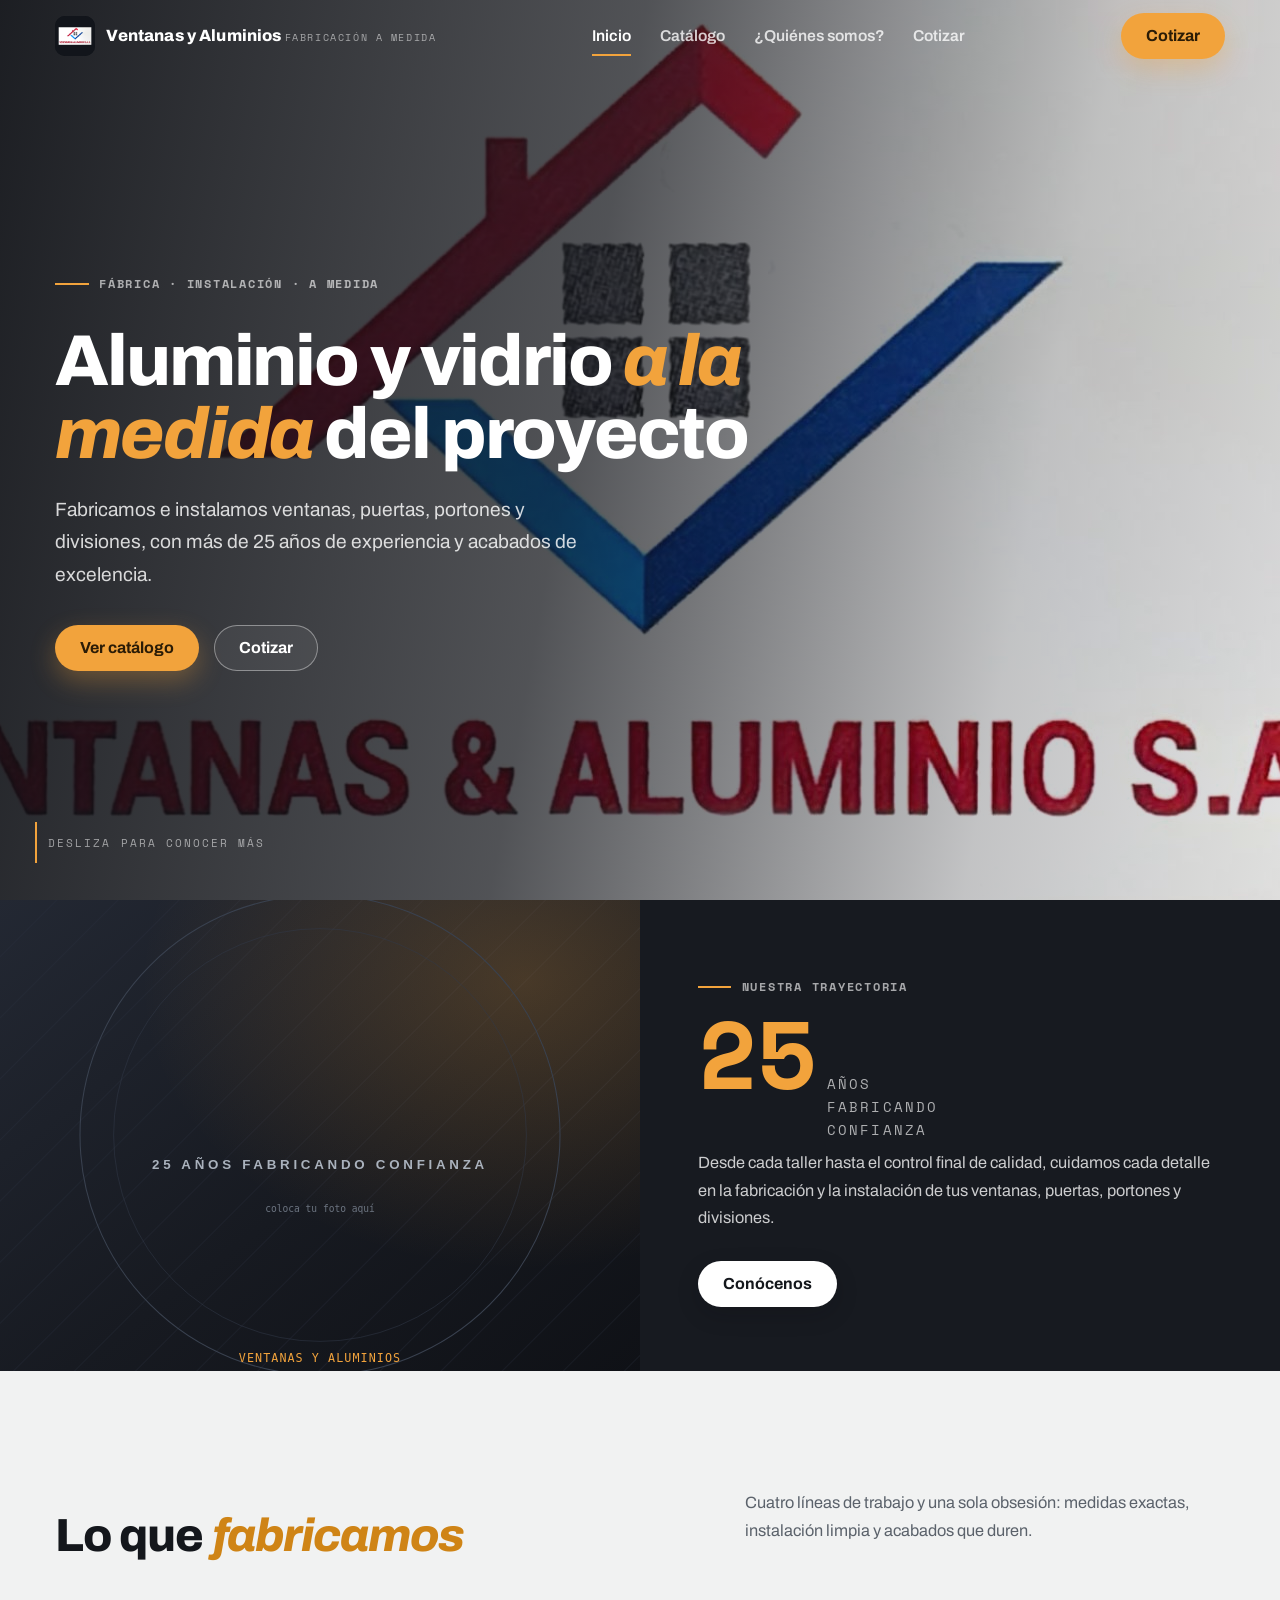
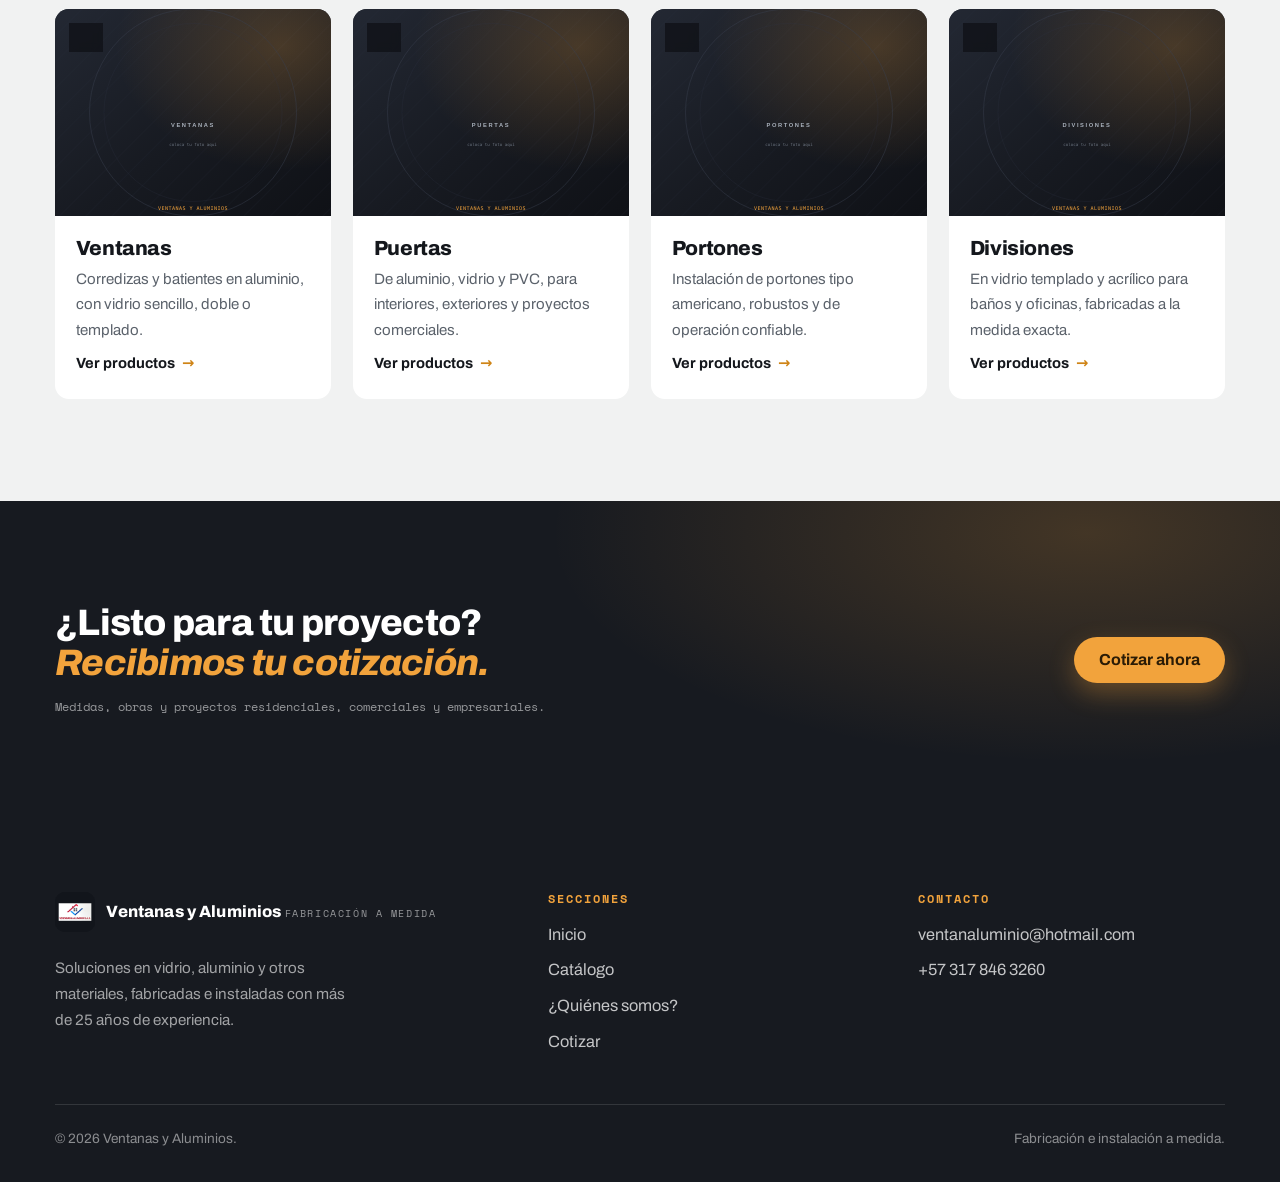
<file: index.html>
<!DOCTYPE html>
<html lang="es">
<head>
  <meta charset="UTF-8">
  <meta name="viewport" content="width=device-width, initial-scale=1.0">
  <title>Ventanas y Aluminios — Fabricación e instalación a medida</title>
  <meta name="description" content="Fabricamos e instalamos ventanas, puertas, portones y divisiones en aluminio y vidrio. Más de 25 años de experiencia.">
  <link rel="icon" type="image/png" href="img/favicon.png">
  <link rel="stylesheet" href="css/estilos.css">
</head>
<body>

  <header class="cabecera" id="cabecera">
    <div class="contenedor cabecera__interior">
      <a class="marca" href="index.html" aria-label="Ventanas y Aluminios — Inicio">
        <span class="marca__simbolo"><img class="marca__simbolo-img" src="img/favicon.png" alt=""></span>
        <span class="marca__texto">
          <span class="marca__nombre">Ventanas y Aluminios</span>
          <span class="marca__eslogan">Fabricación a medida</span>
        </span>
      </a>
      <nav class="nav" aria-label="Principal">
        <a class="nav__enlace" href="index.html">Inicio</a>
        <a class="nav__enlace" href="catalogo.html">Catálogo</a>
        <a class="nav__enlace" href="quienes-somos.html">¿Quiénes somos?</a>
        <a class="nav__enlace" href="contacto.html" data-cotizar>Cotizar</a>
      </nav>
      <div class="cabecera__acciones">
        <a class="btn btn--principal cabecera__cta" href="contacto.html" data-cotizar>Cotizar</a>
        <button class="boton-menu" type="button" aria-label="Abrir menú">
          <span class="boton-menu__linea"></span>
        </button>
      </div>
    </div>
  </header>

  <nav class="menu-movil" aria-label="Menú móvil">
    <a class="menu-movil__enlace" href="index.html"><span class="menu-movil__num">01</span>Inicio</a>
    <a class="menu-movil__enlace" href="catalogo.html"><span class="menu-movil__num">02</span>Catálogo</a>
    <a class="menu-movil__enlace" href="quienes-somos.html"><span class="menu-movil__num">03</span>¿Quiénes somos?</a>
    <a class="menu-movil__enlace" href="contacto.html" data-cotizar><span class="menu-movil__num">04</span>Cotizar</a>
    <div class="menu-movil__pie">
      <a href="mailto:ventanaluminio@hotmail.com">ventanaluminio@hotmail.com</a>
      <a href="tel:+573178463260">+57 317 846 3260</a>
    </div>
  </nav>

  <main>
    <section class="hero" id="inicio">
      <div class="hero__media">
        <img class="hero__img" data-img="inicio.hero" alt="Portada: fabricación e instalación de ventanas y aluminio" fetchpriority="high">
        <div class="hero__velo"></div>
      </div>
      <div class="contenedor">
        <div class="hero__contenido">
          <p class="etiqueta etiqueta--claro animar-entrada">Fábrica · Instalación · A medida</p>
          <h1 class="hero__titulo animar-entrada" style="animation-delay:.08s">Aluminio y vidrio <em>a la medida</em> del proyecto</h1>
          <p class="hero__bajada animar-entrada" style="animation-delay:.16s">Fabricamos e instalamos ventanas, puertas, portones y divisiones, con más de 25 años de experiencia y acabados de excelencia.</p>
          <div class="hero__ctas animar-entrada" style="animation-delay:.24s">
            <a class="btn btn--principal" href="catalogo.html">Ver catálogo</a>
            <a class="btn btn--borde-claro" href="contacto.html" data-cotizar>Cotizar</a>
          </div>
        </div>
      </div>
      <p class="hero__pista">Desliza para conocer más</p>
    </section>

    <section class="franja">
      <div class="franja__rejilla">
        <div class="franja__media reveal">
          <img class="franja__img" data-img="inicio.confianza" alt="Nuestro taller y trayectoria de 25 años">
        </div>
        <div class="franja__cuerpo reveal">
          <p class="etiqueta etiqueta--claro">Nuestra trayectoria</p>
          <div class="franja__numero">
            <b>25</b>
            <span>años fabricando confianza</span>
          </div>
          <p class="franja__texto">Desde cada taller hasta el control final de calidad, cuidamos cada detalle en la fabricación y la instalación de tus ventanas, puertas, portones y divisiones.</p>
          <div class="hero__ctas" style="margin-top:1.8rem">
            <a class="btn btn--claro" href="quienes-somos.html">Conócenos</a>
          </div>
        </div>
      </div>
    </section>

    <section class="espacio-seccion">
      <div class="contenedor">
        <div class="seccion-titulo reveal">
          <h2>Lo que <em>fabricamos</em></h2>
          <div class="seccion-titulo__info">
            <p>Cuatro líneas de trabajo y una sola obsesión: medidas exactas, instalación limpia y acabados que duren.</p>
          </div>
        </div>

        <div class="rejilla-servicios">
          <article class="tarjeta-servicio reveal">
            <a class="tarjeta-servicio__media" href="catalogo.html#ventanas">
              <img class="tarjeta-servicio__img" data-img="inicio.tarjetas.ventanas" alt="Ventanas de aluminio y vidrio" loading="lazy">
              <span class="tarjeta-servicio__num">01</span>
            </a>
            <div class="tarjeta-servicio__cuerpo">
              <h3>Ventanas</h3>
              <p>Corredizas y batientes en aluminio, con vidrio sencillo, doble o templado.</p>
              <a class="tarjeta-servicio__link" href="catalogo.html#ventanas">
                Ver productos <span class="flecha-cta">→</span>
              </a>
            </div>
          </article>

          <article class="tarjeta-servicio reveal">
            <a class="tarjeta-servicio__media" href="catalogo.html#puertas">
              <img class="tarjeta-servicio__img" data-img="inicio.tarjetas.puertas" alt="Puertas de aluminio, vidrio y PVC" loading="lazy">
              <span class="tarjeta-servicio__num">02</span>
            </a>
            <div class="tarjeta-servicio__cuerpo">
              <h3>Puertas</h3>
              <p>De aluminio, vidrio y PVC, para interiores, exteriores y proyectos comerciales.</p>
              <a class="tarjeta-servicio__link" href="catalogo.html#puertas">
                Ver productos <span class="flecha-cta">→</span>
              </a>
            </div>
          </article>

          <article class="tarjeta-servicio reveal">
            <a class="tarjeta-servicio__media" href="catalogo.html#portones">
              <img class="tarjeta-servicio__img" data-img="inicio.tarjetas.portones" alt="Portones de instalación tipo americano" loading="lazy">
              <span class="tarjeta-servicio__num">03</span>
            </a>
            <div class="tarjeta-servicio__cuerpo">
              <h3>Portones</h3>
              <p>Instalación de portones tipo americano, robustos y de operación confiable.</p>
              <a class="tarjeta-servicio__link" href="catalogo.html#portones">
                Ver productos <span class="flecha-cta">→</span>
              </a>
            </div>
          </article>

          <article class="tarjeta-servicio reveal">
            <a class="tarjeta-servicio__media" href="catalogo.html#divisiones">
              <img class="tarjeta-servicio__img" data-img="inicio.tarjetas.divisiones" alt="Divisiones para baños y oficinas" loading="lazy">
              <span class="tarjeta-servicio__num">04</span>
            </a>
            <div class="tarjeta-servicio__cuerpo">
              <h3>Divisiones</h3>
              <p>En vidrio templado y acrílico para baños y oficinas, fabricadas a la medida exacta.</p>
              <a class="tarjeta-servicio__link" href="catalogo.html#divisiones">
                Ver productos <span class="flecha-cta">→</span>
              </a>
            </div>
          </article>
        </div>
      </div>
    </section>

    <section class="cta-fuerte espacio-seccion">
      <div class="contenedor cta-fuerte__rejilla">
        <div class="reveal">
          <h2>¿Listo para tu proyecto? <em>Recibimos tu cotización.</em></h2>
          <p class="cta-fuerte__nota">Medidas, obras y proyectos residenciales, comerciales y empresariales.</p>
        </div>
        <a class="btn btn--principal reveal" href="contacto.html" data-cotizar>Cotizar ahora</a>
      </div>
    </section>
  </main>

  <footer class="pie">
    <div class="contenedor">
      <div class="pie__rejilla">
        <div class="pie__marca">
          <a class="marca" href="index.html">
            <span class="marca__simbolo"><img class="marca__simbolo-img" src="img/favicon.png" alt=""></span>
            <span class="marca__texto">
              <span class="marca__nombre">Ventanas y Aluminios</span>
              <span class="marca__eslogan">Fabricación a medida</span>
            </span>
          </a>
          <p>Soluciones en vidrio, aluminio y otros materiales, fabricadas e instaladas con más de 25 años de experiencia.</p>
        </div>
        <div>
          <h4>Secciones</h4>
          <div class="pie__enlaces">
            <a href="index.html">Inicio</a>
            <a href="catalogo.html">Catálogo</a>
            <a href="quienes-somos.html">¿Quiénes somos?</a>
            <a href="contacto.html" data-cotizar>Cotizar</a>
          </div>
        </div>
        <div>
          <h4>Contacto</h4>
          <div class="pie__enlaces">
            <a href="mailto:ventanaluminio@hotmail.com">ventanaluminio@hotmail.com</a>
            <a href="tel:+573178463260">+57 317 846 3260</a>
          </div>
        </div>
      </div>
      <div class="pie__linea">
        <span>© <span id="anio"></span> Ventanas y Aluminios.</span>
        <span>Fabricación e instalación a medida.</span>
      </div>
    </div>
  </footer>

  <script src="js/datos.js?v=3"></script>
  <script src="js/sitio.js?v=3"></script>
  <script>
    document.getElementById('anio').textContent = new Date().getFullYear();
  </script>
</body>
</html>
</file>
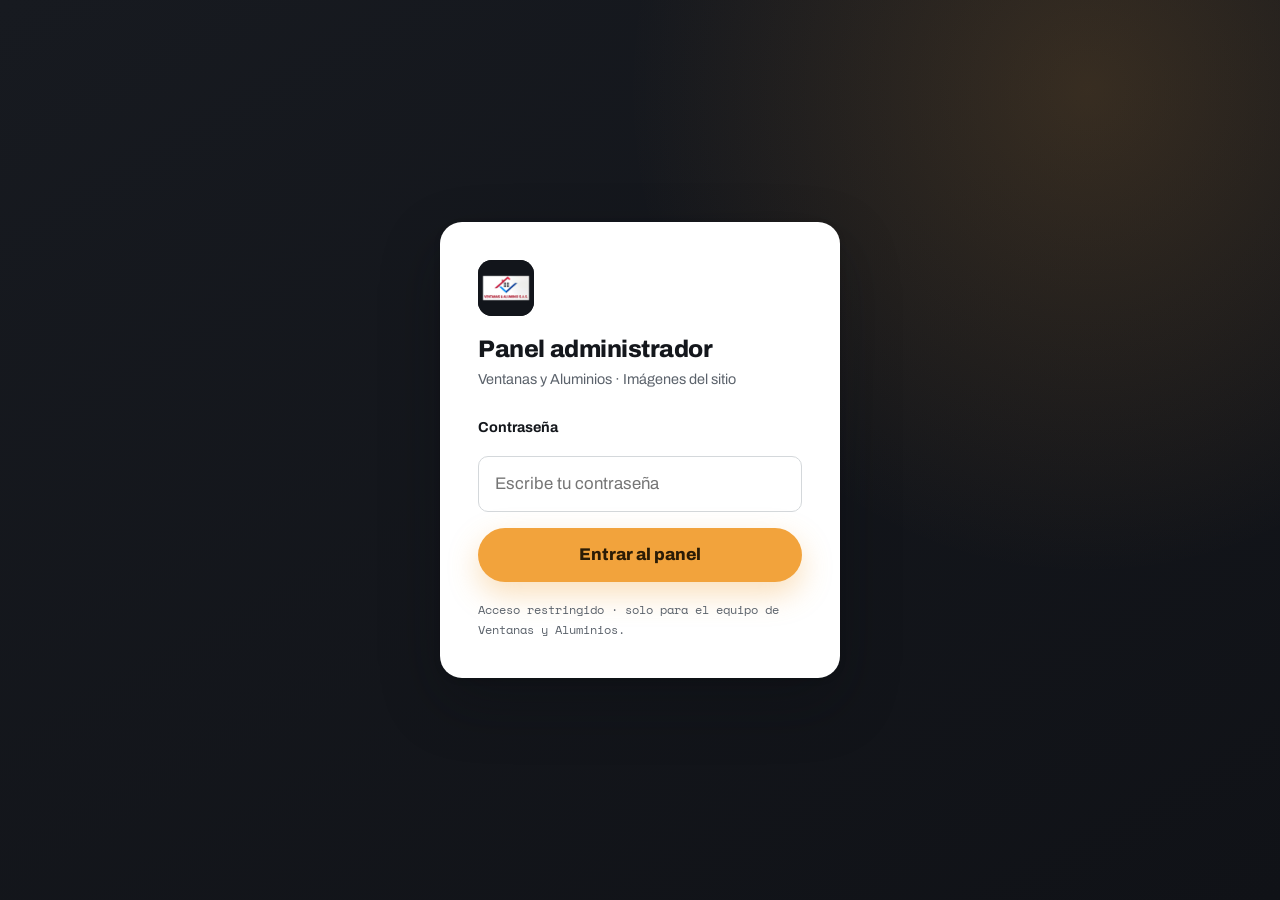
<file: admin.html>
<!DOCTYPE html>
<html lang="es">
<head>
  <meta charset="UTF-8">
  <meta name="viewport" content="width=device-width, initial-scale=1.0">
  <title>Panel administrador — Ventanas y Aluminios</title>
  <meta name="robots" content="noindex, nofollow">
  <link rel="icon" type="image/png" href="img/favicon.png">
  <link rel="stylesheet" href="css/estilos.css?v=4">
  <link rel="stylesheet" href="admin/admin.css?v=4">
</head>
<body class="panel-cuerpo">

  <!-- ============ Acceso ============ -->
  <section class="login-fondo" id="pantallaLogin">
    <div class="login-tarjeta">
      <span class="login-logo"><img class="login-logo-img" src="img/favicon.png" alt=""></span>
      <h1>Panel administrador</h1>
      <p>Ventanas y Aluminios · Imágenes del sitio</p>
      <form id="formLogin">
        <label for="clave">Contraseña</label>
        <input type="password" id="clave" autocomplete="current-password" placeholder="Escribe tu contraseña" required>
        <button class="panel-boton" type="submit">Entrar al panel</button>
      </form>
      <p class="login-error" id="loginError" role="alert" hidden></p>
      <p class="login-ayuda">Acceso restringido · solo para el equipo de Ventanas y Aluminios.</p>
    </div>
  </section>

  <!-- ============ Aplicación ============ -->
  <div class="panel" id="app" hidden>

    <aside class="panel-lateral">
      <div class="panel-lateral__marca">
        <span class="marca__simbolo"><img class="marca__simbolo-img" src="img/favicon.png" alt=""></span>
        <div>
          <b>Panel de imágenes</b>
          <small>Ventanas y Aluminios</small>
        </div>
      </div>
      <nav class="panel-nav" id="navSecciones" aria-label="Secciones del sitio">
        <button type="button" data-seccion="inicio">Inicio</button>
        <button type="button" data-seccion="catalogo">Catálogo</button>
        <button type="button" data-seccion="quienes_somos">¿Quiénes somos?</button>
        <button type="button" data-seccion="contacto">Contacto</button>
        <button type="button" data-seccion="config">Configuración</button>
      </nav>
      <div class="panel-lateral__pie">
        <button type="button" id="btnGitHub">Conectar para publicar en línea</button>
        <button type="button" id="btnImportar">Importar contenido publicado</button>
        <button type="button" id="btnClave">Cambiar contraseña</button>
        <button type="button" id="btnSalir">Salir del panel</button>
      </div>
    </aside>

    <div class="panel-principal">

      <header class="panel-cabecera">
        <div>
          <p class="panel-miga" id="miga">Sección</p>
          <h1 id="tituloSeccion">Imágenes · Inicio</h1>
        </div>
        <div class="panel-cabecera__acciones">
          <button class="btn btn--borde" type="button" id="btnDeshacer" title="Deshacer el último cambio (Ctrl+Z)">Deshacer</button>
          <button class="btn btn--borde" type="button" id="btnRehacer" title="Rehacer (Ctrl+Y)">Rehacer</button>
        </div>
      </header>

      <div class="panel-items" id="avisoBorrador"></div>

      <main class="panel-items" id="listaItems" aria-live="polite"></main>

      <div class="panel-ahora">
        <div class="panel-ahora__info" id="estadoPublicacion">Sin cambios sin publicar.</div>
        <div class="panel-ahora__botones">
          <button class="btn btn--borde" type="button" id="btnBorrador">Guardar borrador</button>
          <button class="panel-boton" type="button" id="btnPublicar">Publicar cambios</button>
        </div>
      </div>
    </div>
  </div>

  <div class="toast-contenedor" id="contenedorToast" aria-live="polite"></div>
  <div id="contenedorModal"></div>

  <input type="file" id="entradaImagenes" accept=".jpg,.jpeg,.png,.webp,image/jpeg,image/png,image/webp" multiple hidden>
  <input type="file" id="entradaImportar" webkitdirectory hidden>

  <script src="js/datos.js?v=5"></script>
  <script src="admin/seguridad.js?v=5"></script>
  <script src="admin/admin.js?v=5"></script>
</body>
</html>
</file>
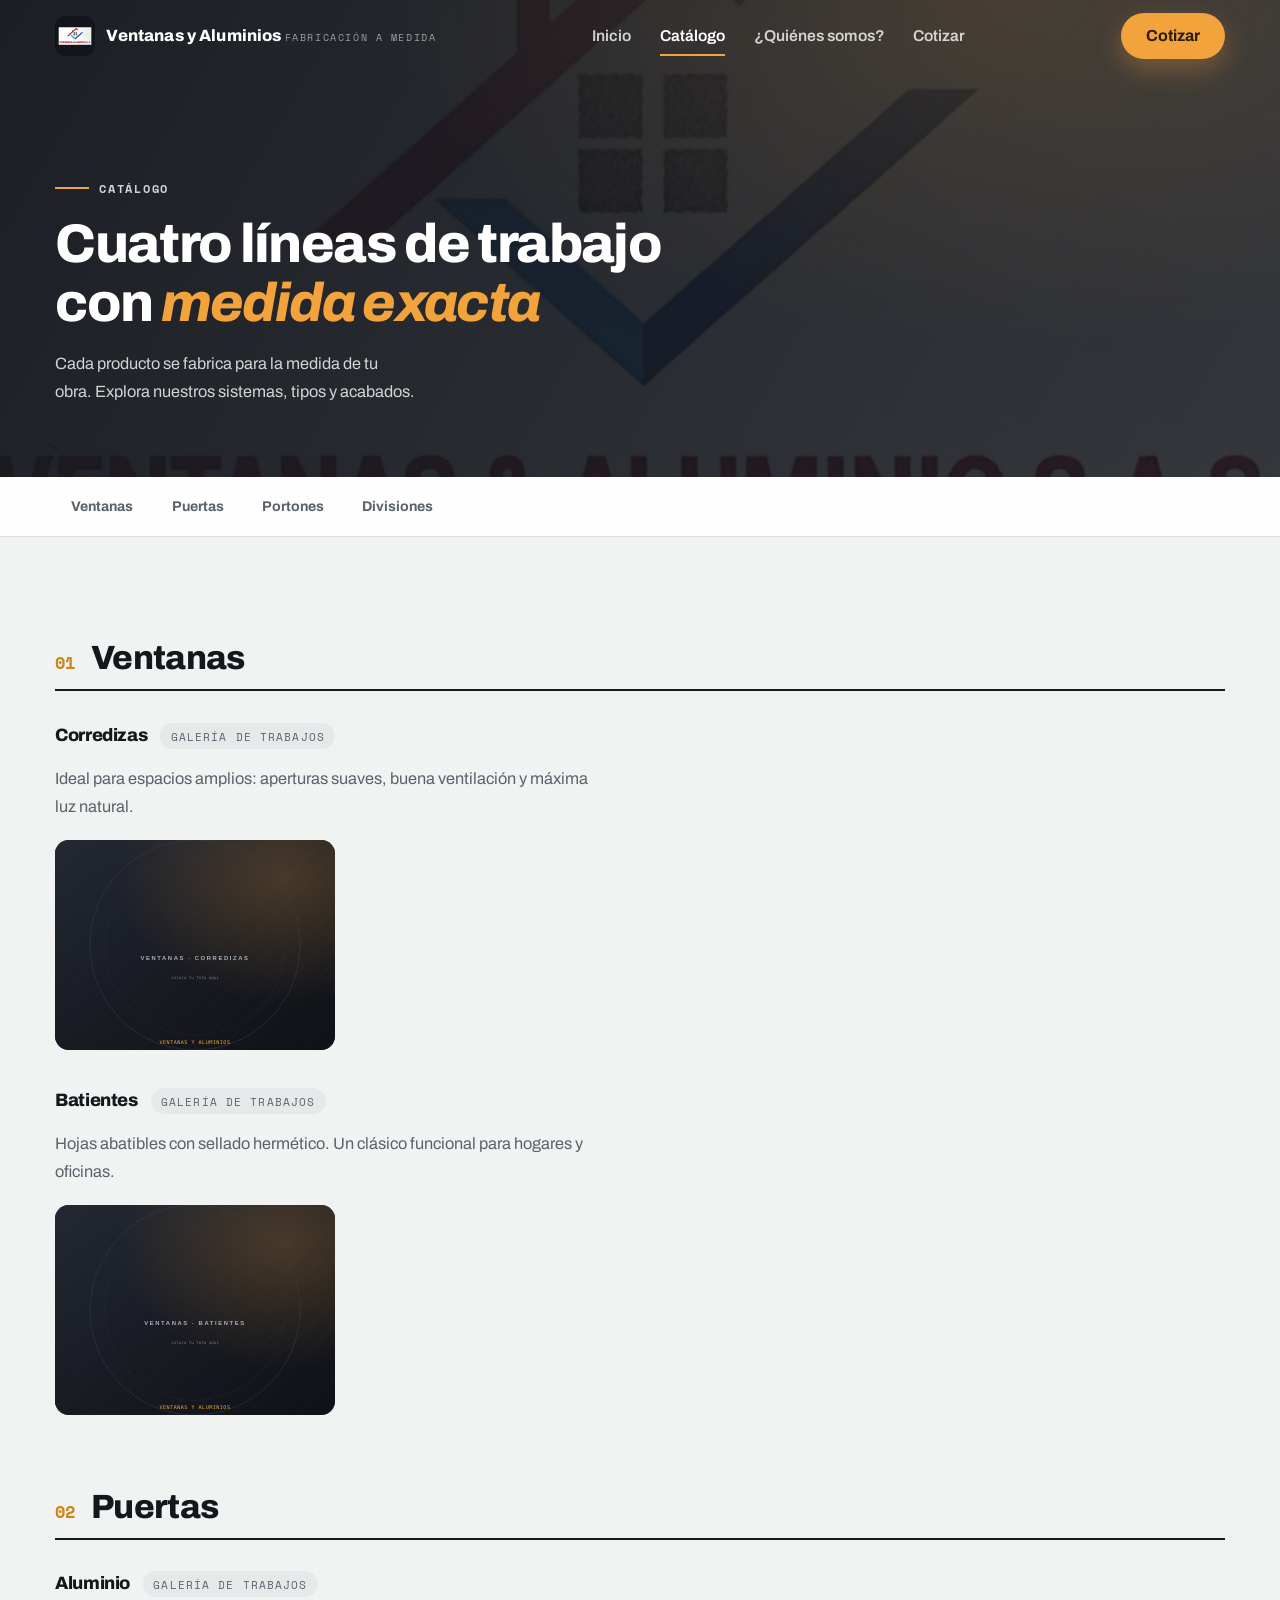
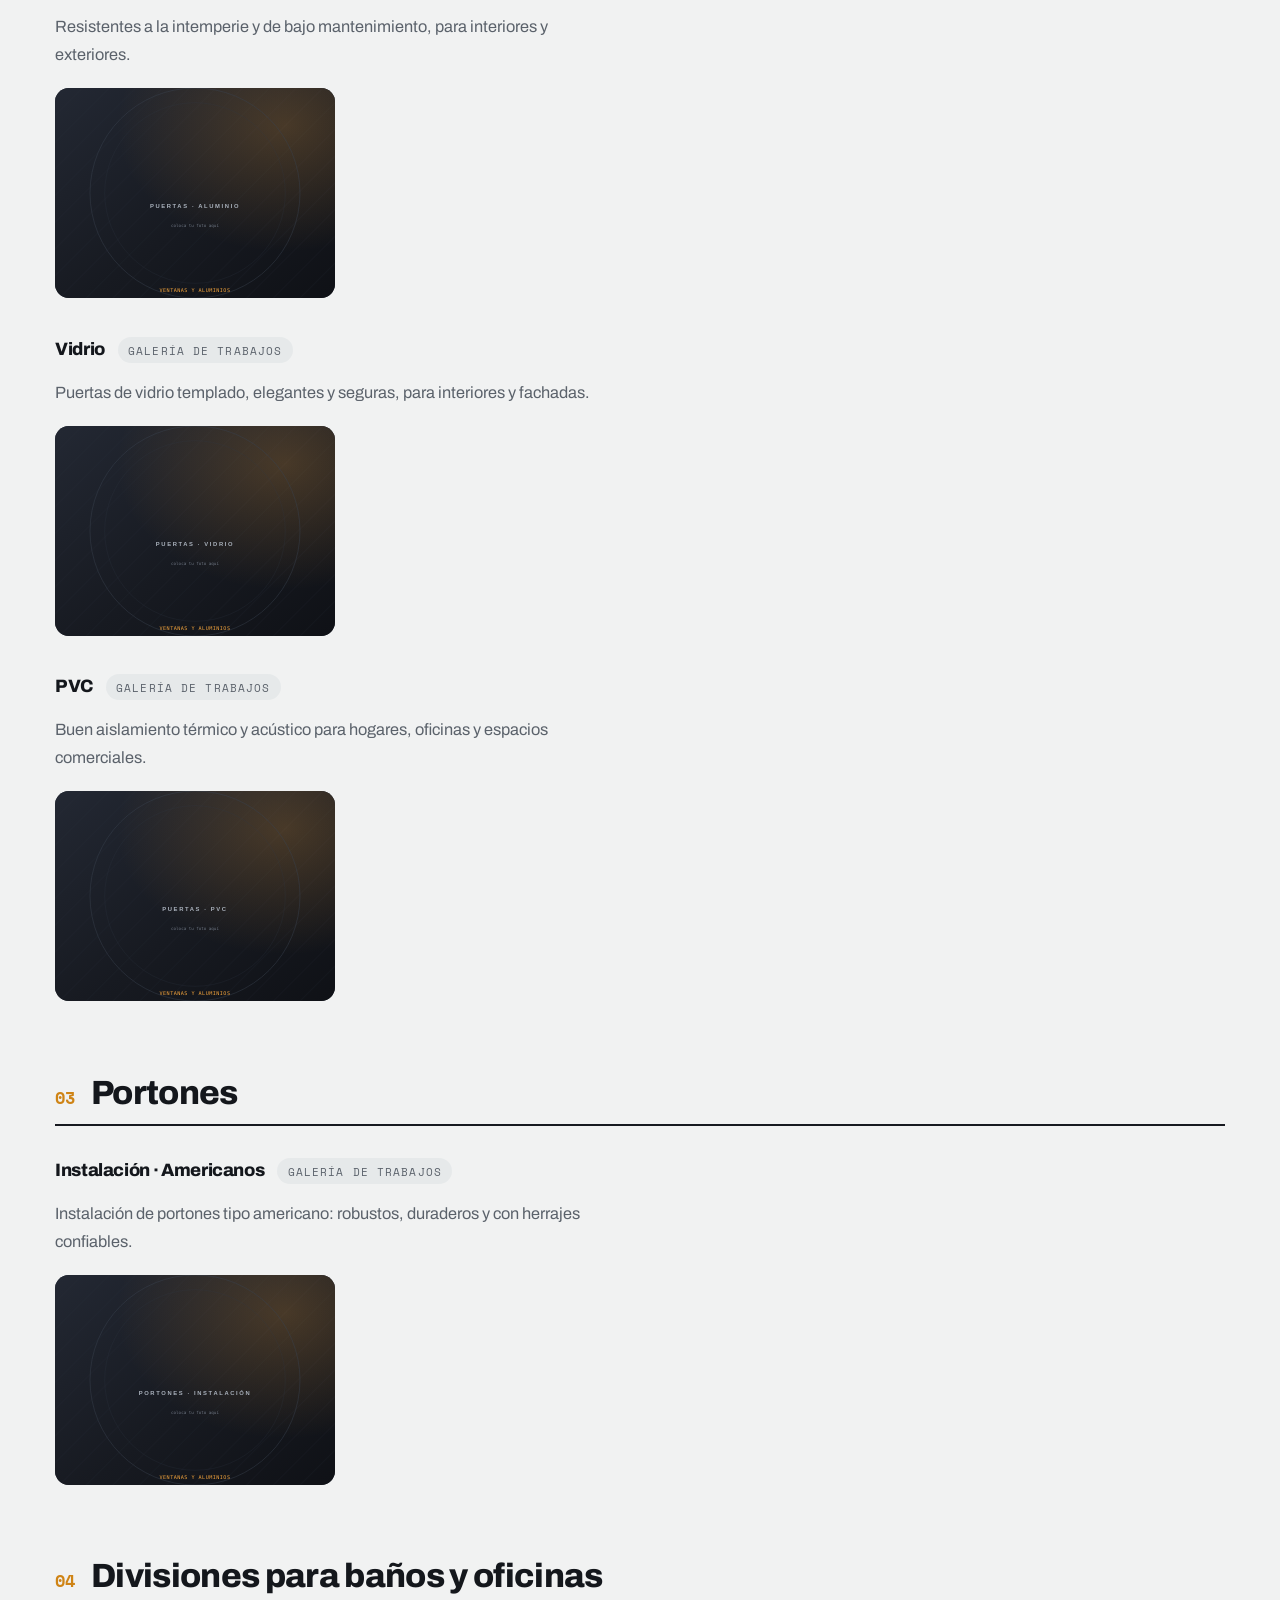
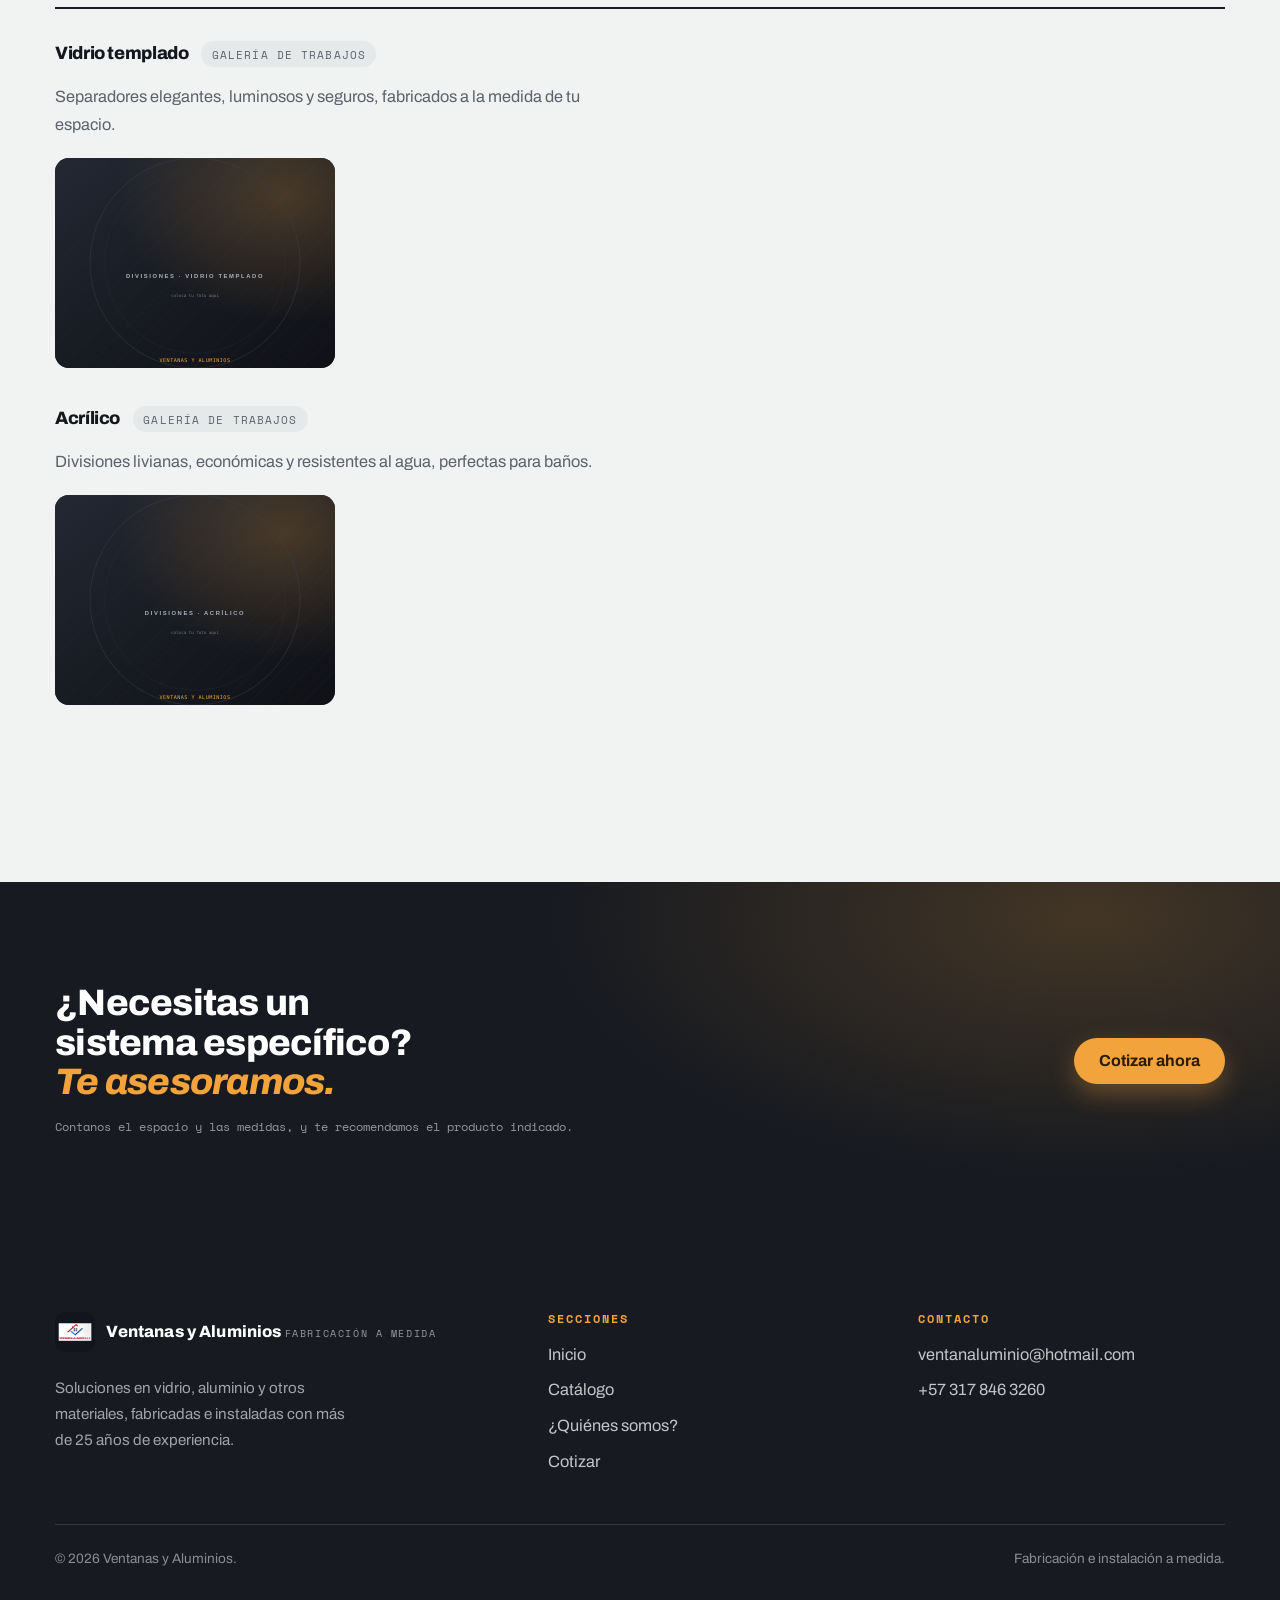
<file: catalogo.html>
<!DOCTYPE html>
<html lang="es">
<head>
  <meta charset="UTF-8">
  <meta name="viewport" content="width=device-width, initial-scale=1.0">
  <title>Catálogo — Ventanas, Puertas, Portones y Divisiones | Ventanas y Aluminios</title>
  <meta name="description" content="Catálogo de ventanas corredizas y batientes, puertas de aluminio vidrio y PVC, portones de instalación y divisiones para baños y oficinas.">
  <link rel="icon" type="image/png" href="img/favicon.png">
  <link rel="stylesheet" href="css/estilos.css">
</head>
<body>

  <header class="cabecera" id="cabecera">
    <div class="contenedor cabecera__interior">
      <a class="marca" href="index.html" aria-label="Ventanas y Aluminios — Inicio">
        <span class="marca__simbolo"><img class="marca__simbolo-img" src="img/favicon.png" alt=""></span>
        <span class="marca__texto">
          <span class="marca__nombre">Ventanas y Aluminios</span>
          <span class="marca__eslogan">Fabricación a medida</span>
        </span>
      </a>
      <nav class="nav" aria-label="Principal">
        <a class="nav__enlace" href="index.html">Inicio</a>
        <a class="nav__enlace" href="catalogo.html">Catálogo</a>
        <a class="nav__enlace" href="quienes-somos.html">¿Quiénes somos?</a>
        <a class="nav__enlace" href="contacto.html" data-cotizar>Cotizar</a>
      </nav>
      <div class="cabecera__acciones">
        <a class="btn btn--principal cabecera__cta" href="contacto.html" data-cotizar>Cotizar</a>
        <button class="boton-menu" type="button" aria-label="Abrir menú">
          <span class="boton-menu__linea"></span>
        </button>
      </div>
    </div>
  </header>

  <nav class="menu-movil" aria-label="Menú móvil">
    <a class="menu-movil__enlace" href="index.html"><span class="menu-movil__num">01</span>Inicio</a>
    <a class="menu-movil__enlace" href="catalogo.html"><span class="menu-movil__num">02</span>Catálogo</a>
    <a class="menu-movil__enlace" href="quienes-somos.html"><span class="menu-movil__num">03</span>¿Quiénes somos?</a>
    <a class="menu-movil__enlace" href="contacto.html" data-cotizar><span class="menu-movil__num">04</span>Cotizar</a>
    <div class="menu-movil__pie">
      <a href="mailto:ventanaluminio@hotmail.com">ventanaluminio@hotmail.com</a>
      <a href="tel:+573178463260">+57 317 846 3260</a>
    </div>
  </nav>

  <main>
    <section class="intro">
      <div class="intro__media">
        <img class="intro__img" data-img="inicio.hero" alt="" aria-hidden="true">
        <div class="intro__velo"></div>
      </div>
      <div class="contenedor intro__contenido">
        <p class="etiqueta etiqueta--claro animar-entrada">Catálogo</p>
        <h1 class="animar-entrada" style="animation-delay:.08s">Cuatro líneas de trabajo con <em>medida exacta</em></h1>
        <p class="animar-entrada" style="animation-delay:.16s">Cada producto se fabrica para la medida de tu obra. Explora nuestros sistemas, tipos y acabados.</p>
      </div>
    </section>

    <nav class="navegacion-sub" aria-label="Categorías del catálogo">
      <div class="contenedor navegacion-sub__cinta">
        <a class="navegacion-sub__enlace" href="#ventanas">Ventanas</a>
        <a class="navegacion-sub__enlace" href="#puertas">Puertas</a>
        <a class="navegacion-sub__enlace" href="#portones">Portones</a>
        <a class="navegacion-sub__enlace" href="#divisiones">Divisiones</a>
      </div>
    </nav>

    <section class="espacio-seccion">
      <div class="contenedor">

        <div class="categoria" id="ventanas">
          <div class="categoria__cabecera reveal">
            <span class="categoria__num">01</span>
            <h2>Ventanas</h2>
          </div>

          <div class="subcategoria reveal">
            <div class="subcategoria__cabecera">
              <h3>Corredizas</h3>
              <span class="subcategoria__nota">Galería de trabajos</span>
            </div>
            <p style="margin:0 0 1.2rem; color:var(--muted); max-width:60ch;">Ideal para espacios amplios: aperturas suaves, buena ventilación y máxima luz natural.</p>
            <div data-galeria="catalogo.ventanas.corredizas"></div>
          </div>

          <div class="subcategoria reveal">
            <div class="subcategoria__cabecera">
              <h3>Batientes</h3>
              <span class="subcategoria__nota">Galería de trabajos</span>
            </div>
            <p style="margin:0 0 1.2rem; color:var(--muted); max-width:60ch;">Hojas abatibles con sellado hermético. Un clásico funcional para hogares y oficinas.</p>
            <div data-galeria="catalogo.ventanas.batientes"></div>
          </div>
        </div>

        <div class="categoria" id="puertas">
          <div class="categoria__cabecera reveal">
            <span class="categoria__num">02</span>
            <h2>Puertas</h2>
          </div>

          <div class="subcategoria reveal">
            <div class="subcategoria__cabecera">
              <h3>Aluminio</h3>
              <span class="subcategoria__nota">Galería de trabajos</span>
            </div>
            <p style="margin:0 0 1.2rem; color:var(--muted); max-width:60ch;">Resistentes a la intemperie y de bajo mantenimiento, para interiores y exteriores.</p>
            <div data-galeria="catalogo.puertas.aluminio"></div>
          </div>

          <div class="subcategoria reveal">
            <div class="subcategoria__cabecera">
              <h3>Vidrio</h3>
              <span class="subcategoria__nota">Galería de trabajos</span>
            </div>
            <p style="margin:0 0 1.2rem; color:var(--muted); max-width:60ch;">Puertas de vidrio templado, elegantes y seguras, para interiores y fachadas.</p>
            <div data-galeria="catalogo.puertas.vidrio"></div>
          </div>

          <div class="subcategoria reveal">
            <div class="subcategoria__cabecera">
              <h3>PVC</h3>
              <span class="subcategoria__nota">Galería de trabajos</span>
            </div>
            <p style="margin:0 0 1.2rem; color:var(--muted); max-width:60ch;">Buen aislamiento térmico y acústico para hogares, oficinas y espacios comerciales.</p>
            <div data-galeria="catalogo.puertas.pvc"></div>
          </div>
        </div>

        <div class="categoria" id="portones">
          <div class="categoria__cabecera reveal">
            <span class="categoria__num">03</span>
            <h2>Portones</h2>
          </div>

          <div class="subcategoria reveal">
            <div class="subcategoria__cabecera">
              <h3>Instalación · Americanos</h3>
              <span class="subcategoria__nota">Galería de trabajos</span>
            </div>
            <p style="margin:0 0 1.2rem; color:var(--muted); max-width:60ch;">Instalación de portones tipo americano: robustos, duraderos y con herrajes confiables.</p>
            <div data-galeria="catalogo.portones.instalacion"></div>
          </div>
        </div>

        <div class="categoria" id="divisiones">
          <div class="categoria__cabecera reveal">
            <span class="categoria__num">04</span>
            <h2>Divisiones para baños y oficinas</h2>
          </div>

          <div class="subcategoria reveal">
            <div class="subcategoria__cabecera">
              <h3>Vidrio templado</h3>
              <span class="subcategoria__nota">Galería de trabajos</span>
            </div>
            <p style="margin:0 0 1.2rem; color:var(--muted); max-width:60ch;">Separadores elegantes, luminosos y seguros, fabricados a la medida de tu espacio.</p>
            <div data-galeria="catalogo.divisiones.vidrio_templado"></div>
          </div>

          <div class="subcategoria reveal">
            <div class="subcategoria__cabecera">
              <h3>Acrílico</h3>
              <span class="subcategoria__nota">Galería de trabajos</span>
            </div>
            <p style="margin:0 0 1.2rem; color:var(--muted); max-width:60ch;">Divisiones livianas, económicas y resistentes al agua, perfectas para baños.</p>
            <div data-galeria="catalogo.divisiones.acrilico"></div>
          </div>
        </div>

      </div>
    </section>

    <section class="cta-fuerte espacio-seccion">
      <div class="contenedor cta-fuerte__rejilla">
        <div class="reveal">
          <h2>¿Necesitas un sistema específico? <em>Te asesoramos.</em></h2>
          <p class="cta-fuerte__nota">Contanos el espacio y las medidas, y te recomendamos el producto indicado.</p>
        </div>
        <a class="btn btn--principal reveal" href="contacto.html" data-cotizar>Cotizar ahora</a>
      </div>
    </section>
  </main>

  <footer class="pie">
    <div class="contenedor">
      <div class="pie__rejilla">
        <div class="pie__marca">
          <a class="marca" href="index.html">
            <span class="marca__simbolo"><img class="marca__simbolo-img" src="img/favicon.png" alt=""></span>
            <span class="marca__texto">
              <span class="marca__nombre">Ventanas y Aluminios</span>
              <span class="marca__eslogan">Fabricación a medida</span>
            </span>
          </a>
          <p>Soluciones en vidrio, aluminio y otros materiales, fabricadas e instaladas con más de 25 años de experiencia.</p>
        </div>
        <div>
          <h4>Secciones</h4>
          <div class="pie__enlaces">
            <a href="index.html">Inicio</a>
            <a href="catalogo.html">Catálogo</a>
            <a href="quienes-somos.html">¿Quiénes somos?</a>
            <a href="contacto.html" data-cotizar>Cotizar</a>
          </div>
        </div>
        <div>
          <h4>Contacto</h4>
          <div class="pie__enlaces">
            <a href="mailto:ventanaluminio@hotmail.com">ventanaluminio@hotmail.com</a>
            <a href="tel:+573178463260">+57 317 846 3260</a>
          </div>
        </div>
      </div>
      <div class="pie__linea">
        <span>© <span id="anio"></span> Ventanas y Aluminios.</span>
        <span>Fabricación e instalación a medida.</span>
      </div>
    </div>
  </footer>

  <script src="js/datos.js?v=3"></script>
  <script src="js/sitio.js?v=3"></script>
  <script>
    document.getElementById('anio').textContent = new Date().getFullYear();
  </script>
</body>
</html>
</file>
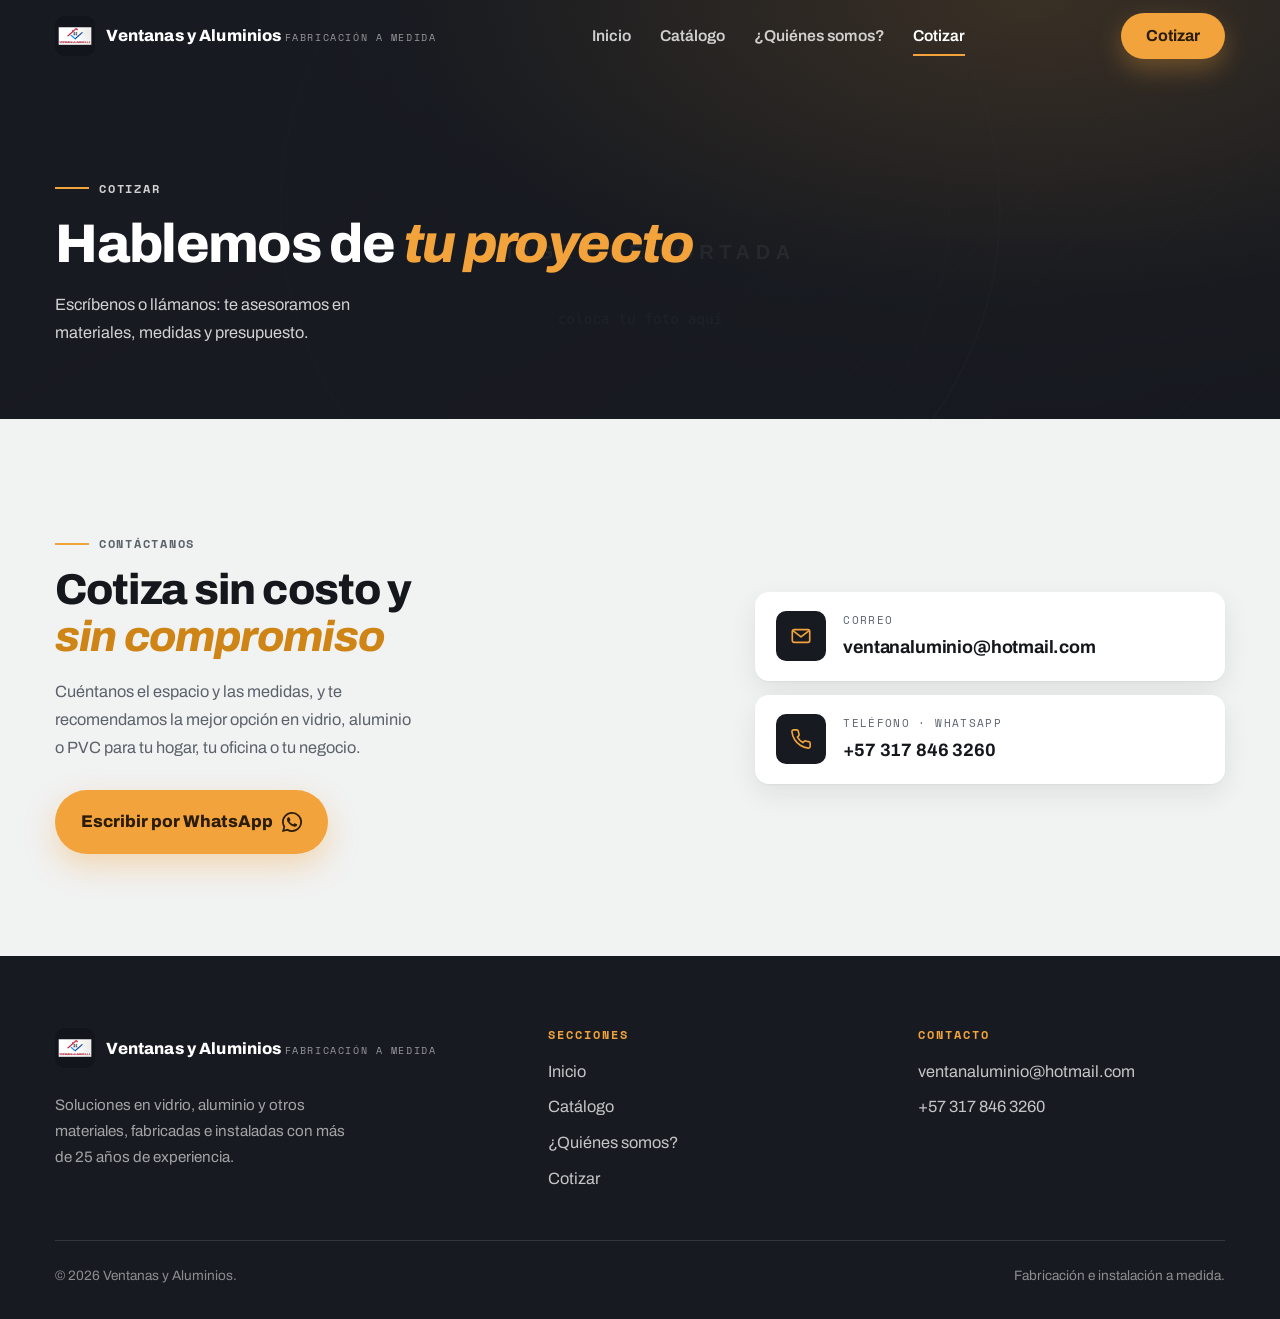
<file: contacto.html>
<!DOCTYPE html>
<html lang="es">
<head>
  <meta charset="UTF-8">
  <meta name="viewport" content="width=device-width, initial-scale=1.0">
  <title>Cotizar — Ventanas y Aluminios</title>
  <meta name="description" content="Cotiza tus ventanas, puertas, portones y divisiones. Escríbenos o llámanos sin costo.">
  <link rel="icon" type="image/png" href="img/favicon.png">
  <link rel="stylesheet" href="css/estilos.css">
</head>
<body>

  <header class="cabecera" id="cabecera">
    <div class="contenedor cabecera__interior">
      <a class="marca" href="index.html" aria-label="Ventanas y Aluminios — Inicio">
        <span class="marca__simbolo"><img class="marca__simbolo-img" src="img/favicon.png" alt=""></span>
        <span class="marca__texto">
          <span class="marca__nombre">Ventanas y Aluminios</span>
          <span class="marca__eslogan">Fabricación a medida</span>
        </span>
      </a>
      <nav class="nav" aria-label="Principal">
        <a class="nav__enlace" href="index.html">Inicio</a>
        <a class="nav__enlace" href="catalogo.html">Catálogo</a>
        <a class="nav__enlace" href="quienes-somos.html">¿Quiénes somos?</a>
        <a class="nav__enlace" href="contacto.html" data-cotizar>Cotizar</a>
      </nav>
      <div class="cabecera__acciones">
        <a class="btn btn--principal cabecera__cta" href="contacto.html" data-cotizar>Cotizar</a>
        <button class="boton-menu" type="button" aria-label="Abrir menú">
          <span class="boton-menu__linea"></span>
        </button>
      </div>
    </div>
  </header>

  <nav class="menu-movil" aria-label="Menú móvil">
    <a class="menu-movil__enlace" href="index.html"><span class="menu-movil__num">01</span>Inicio</a>
    <a class="menu-movil__enlace" href="catalogo.html"><span class="menu-movil__num">02</span>Catálogo</a>
    <a class="menu-movil__enlace" href="quienes-somos.html"><span class="menu-movil__num">03</span>¿Quiénes somos?</a>
    <a class="menu-movil__enlace" href="contacto.html" data-cotizar><span class="menu-movil__num">04</span>Cotizar</a>
    <div class="menu-movil__pie">
      <a href="mailto:ventanaluminio@hotmail.com">ventanaluminio@hotmail.com</a>
      <a href="tel:+573178463260">+57 317 846 3260</a>
    </div>
  </nav>

  <main>
    <section class="intro">
      <div class="intro__media">
        <img class="intro__img" data-img="contacto.fondo" alt="" aria-hidden="true">
        <div class="intro__velo"></div>
      </div>
      <div class="contenedor intro__contenido">
        <p class="etiqueta etiqueta--claro animar-entrada">Cotizar</p>
        <h1 class="animar-entrada" style="animation-delay:.08s">Hablemos de <em>tu proyecto</em></h1>
        <p class="animar-entrada" style="animation-delay:.16s">Escríbenos o llámanos: te asesoramos en materiales, medidas y presupuesto.</p>
      </div>
    </section>

    <section class="espacio-seccion contacto-fondo">
      <img class="contacto-fondo__img" data-img="contacto.fondo" alt="" data-si-fondo>
      <div class="contacto-fondo__velo" data-si-fondo></div>
      <div class="contenedor contacto-rejilla">
        <div class="reveal">
          <p class="etiqueta">Contáctanos</p>
          <h2>Cotiza sin costo y <em>sin compromiso</em></h2>
          <p class="contacto-rejilla__bajada">Cuéntanos el espacio y las medidas, y te recomendamos la mejor opción en vidrio, aluminio o PVC para tu hogar, tu oficina o tu negocio.</p>
          <a class="panel-boton" href="https://wa.me/573178463260?text=Hola%2C%20quiero%20una%20cotizaci%C3%B3n%20de%20ventanas%20y%20aluminios." target="_blank" rel="noopener">
            Escribir por WhatsApp
            <svg viewBox="0 0 24 24" width="20" height="20" fill="currentColor" aria-hidden="true"><path d="M17.5 14.4c-.3-.15-1.77-.87-2.04-.97-.27-.1-.47-.15-.67.15-.2.3-.77.97-.95 1.17-.17.2-.35.22-.65.07a8.2 8.2 0 0 1-2.4-1.49 9 9 0 0 1-1.66-2.07c-.17-.3-.02-.46.13-.61.14-.14.3-.35.45-.52.15-.18.2-.3.3-.5.1-.2.05-.38-.02-.53-.08-.15-.68-1.62-.93-2.22-.24-.58-.49-.5-.67-.51h-.57c-.2 0-.52.07-.8.37-.27.3-1.04 1.02-1.04 2.5 0 1.47 1.07 2.9 1.22 3.1.15.2 2.1 3.2 5.1 4.49.71.31 1.27.49 1.7.63.72.23 1.37.2 1.88.12.58-.09 1.77-.72 2.02-1.42.25-.7.25-1.3.17-1.42-.07-.13-.27-.2-.57-.35zM12.05 21.8h-.01a9.9 9.9 0 0 1-5.03-1.38l-.36-.21-3.73.98 1-3.65-.24-.37a9.86 9.86 0 1 1 8.37 4.63zm8.4-18.26A11.82 11.82 0 0 0 12.04 0C5.39 0 .04 5.35.04 12c0 2.11.55 4.17 1.6 5.99L0 24l6.15-1.61a11.94 11.94 0 0 0 5.9 1.5c6.65 0 12-5.35 12-12a11.92 11.92 0 0 0-3.8-8.65z"/></svg>
          </a>
        </div>

        <div class="tarjetas-contacto reveal">
          <a class="tarjeta-contacto" href="mailto:ventanaluminio@hotmail.com">
            <span class="tarjeta-contacto__icono">
              <svg viewBox="0 0 24 24" fill="none" stroke="currentColor" stroke-width="1.8" stroke-linecap="round" stroke-linejoin="round" aria-hidden="true"><rect x="2.5" y="5" width="19" height="14" rx="2"/><path d="m3.5 6.5 8.5 6.5 8.5-6.5"/></svg>
            </span>
            <span class="tarjeta-contacto__cuerpo">
              <small>Correo</small>
              <b>ventanaluminio@hotmail.com</b>
            </span>
          </a>
          <a class="tarjeta-contacto" href="tel:+573178463260">
            <span class="tarjeta-contacto__icono">
              <svg viewBox="0 0 24 24" fill="none" stroke="currentColor" stroke-width="1.8" stroke-linecap="round" stroke-linejoin="round" aria-hidden="true"><path d="M22 16.92v3a2 2 0 0 1-2.18 2 19.79 19.79 0 0 1-8.63-3.07 19.5 19.5 0 0 1-6-6A19.79 19.79 0 0 1 2.12 4.18 2 2 0 0 1 4.11 2h3a2 2 0 0 1 2 1.72c.12.96.37 1.9.72 2.81a2 2 0 0 1-.45 2.11L8.09 9.91a16 16 0 0 0 6 6l1.27-1.27a2 2 0 0 1 2.11-.45c.9.35 1.85.6 2.81.72A2 2 0 0 1 22 16.92z"/></svg>
            </span>
            <span class="tarjeta-contacto__cuerpo">
              <small>Teléfono · WhatsApp</small>
              <b>+57 317 846 3260</b>
            </span>
          </a>
        </div>
      </div>
    </section>
  </main>

  <footer class="pie">
    <div class="contenedor">
      <div class="pie__rejilla">
        <div class="pie__marca">
          <a class="marca" href="index.html">
            <span class="marca__simbolo"><img class="marca__simbolo-img" src="img/favicon.png" alt=""></span>
            <span class="marca__texto">
              <span class="marca__nombre">Ventanas y Aluminios</span>
              <span class="marca__eslogan">Fabricación a medida</span>
            </span>
          </a>
          <p>Soluciones en vidrio, aluminio y otros materiales, fabricadas e instaladas con más de 25 años de experiencia.</p>
        </div>
        <div>
          <h4>Secciones</h4>
          <div class="pie__enlaces">
            <a href="index.html">Inicio</a>
            <a href="catalogo.html">Catálogo</a>
            <a href="quienes-somos.html">¿Quiénes somos?</a>
            <a href="contacto.html" data-cotizar>Cotizar</a>
          </div>
        </div>
        <div>
          <h4>Contacto</h4>
          <div class="pie__enlaces">
            <a href="mailto:ventanaluminio@hotmail.com">ventanaluminio@hotmail.com</a>
            <a href="tel:+573178463260">+57 317 846 3260</a>
          </div>
        </div>
      </div>
      <div class="pie__linea">
        <span>© <span id="anio"></span> Ventanas y Aluminios.</span>
        <span>Fabricación e instalación a medida.</span>
      </div>
    </div>
  </footer>

  <script src="js/datos.js?v=3"></script>
  <script src="js/sitio.js?v=3"></script>
  <script>
    document.getElementById('anio').textContent = new Date().getFullYear();
  </script>
</body>
</html>
</file>
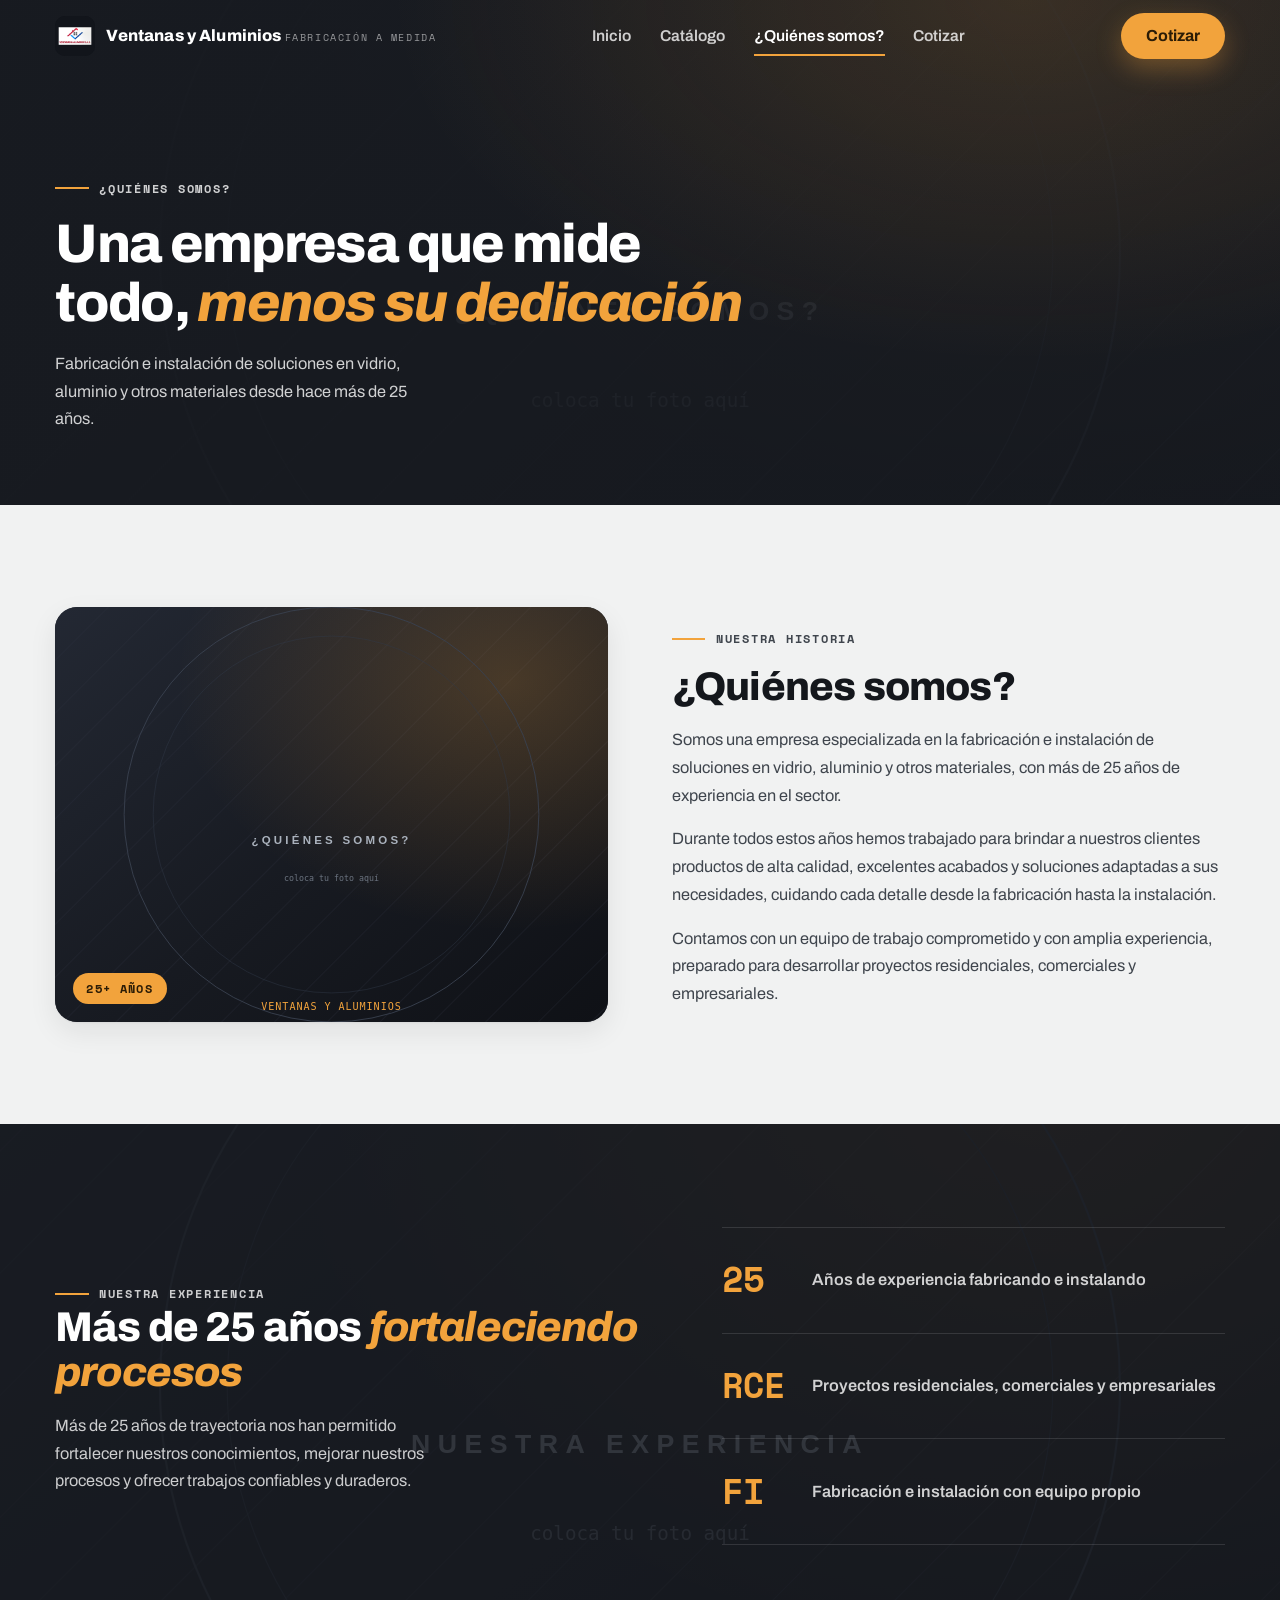
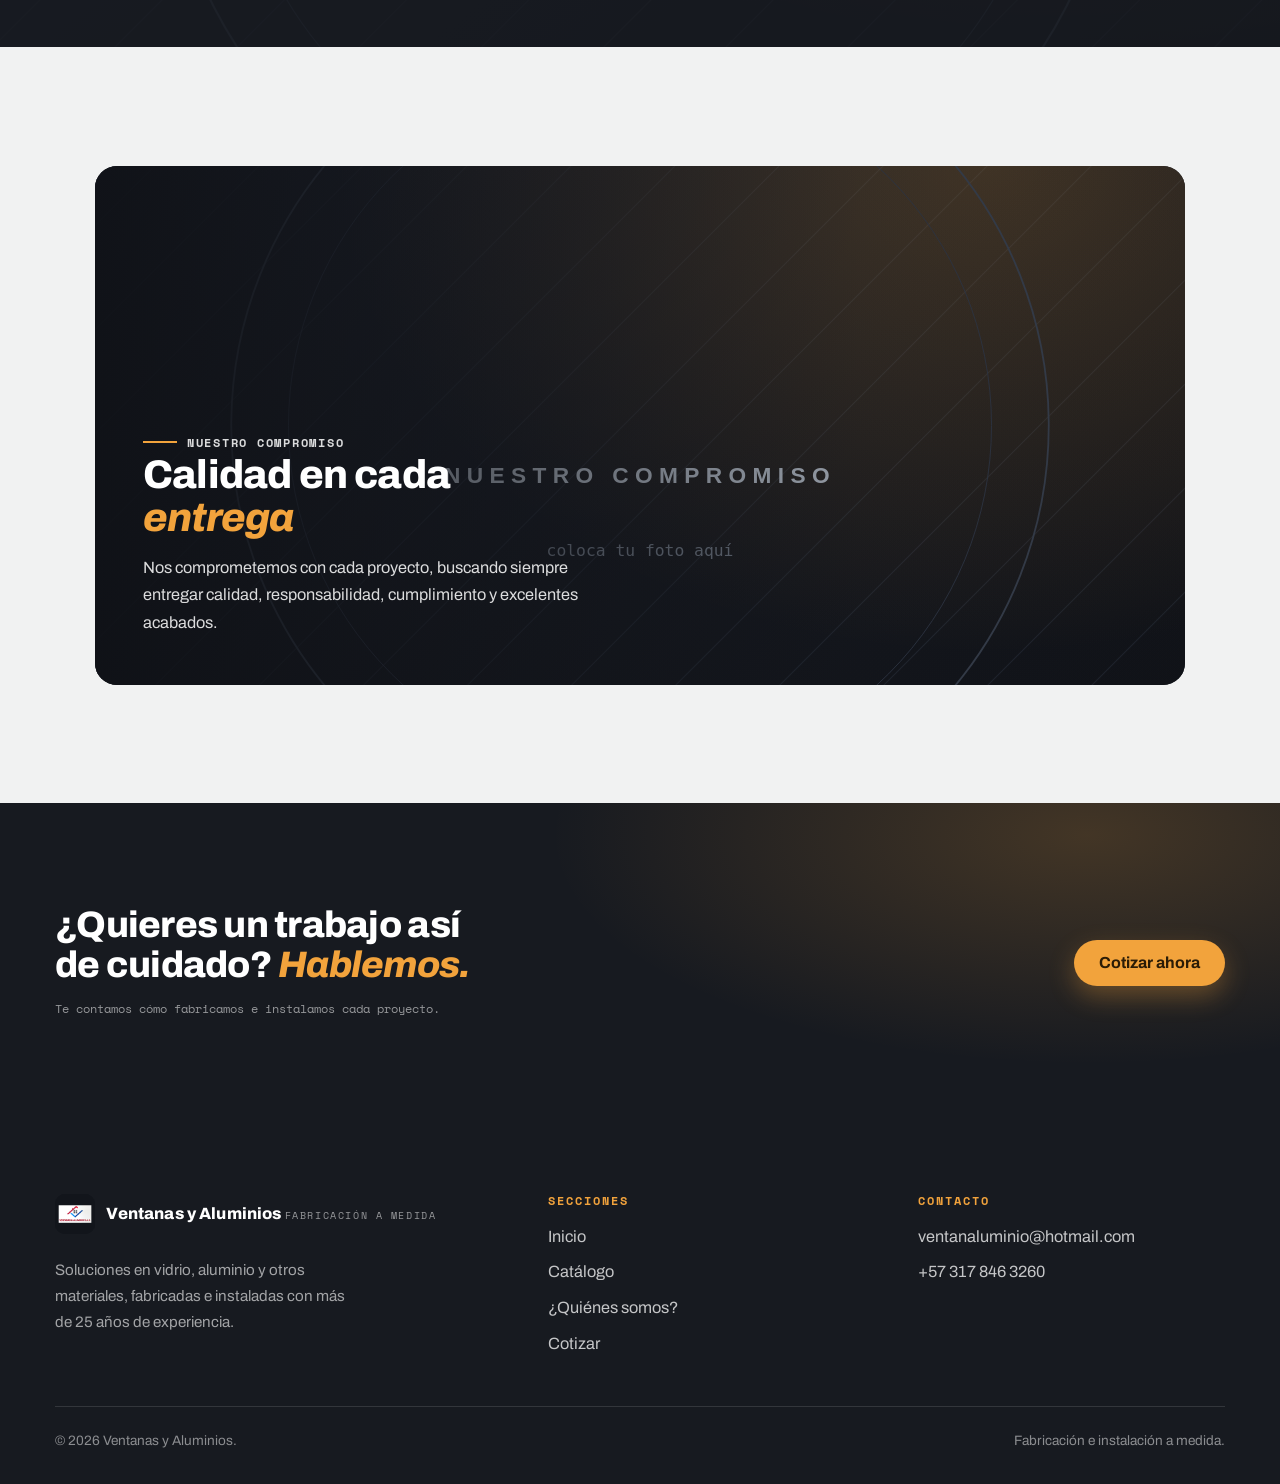
<file: quienes-somos.html>
<!DOCTYPE html>
<html lang="es">
<head>
  <meta charset="UTF-8">
  <meta name="viewport" content="width=device-width, initial-scale=1.0">
  <title>¿Quiénes somos? — Ventanas y Aluminios</title>
  <meta name="description" content="Empresa especializada en la fabricación e instalación de soluciones en vidrio, aluminio y otros materiales, con más de 25 años de experiencia.">
  <link rel="icon" type="image/png" href="img/favicon.png">
  <link rel="stylesheet" href="css/estilos.css">
</head>
<body>

  <header class="cabecera" id="cabecera">
    <div class="contenedor cabecera__interior">
      <a class="marca" href="index.html" aria-label="Ventanas y Aluminios — Inicio">
        <span class="marca__simbolo"><img class="marca__simbolo-img" src="img/favicon.png" alt=""></span>
        <span class="marca__texto">
          <span class="marca__nombre">Ventanas y Aluminios</span>
          <span class="marca__eslogan">Fabricación a medida</span>
        </span>
      </a>
      <nav class="nav" aria-label="Principal">
        <a class="nav__enlace" href="index.html">Inicio</a>
        <a class="nav__enlace" href="catalogo.html">Catálogo</a>
        <a class="nav__enlace" href="quienes-somos.html">¿Quiénes somos?</a>
        <a class="nav__enlace" href="contacto.html" data-cotizar>Cotizar</a>
      </nav>
      <div class="cabecera__acciones">
        <a class="btn btn--principal cabecera__cta" href="contacto.html" data-cotizar>Cotizar</a>
        <button class="boton-menu" type="button" aria-label="Abrir menú">
          <span class="boton-menu__linea"></span>
        </button>
      </div>
    </div>
  </header>

  <nav class="menu-movil" aria-label="Menú móvil">
    <a class="menu-movil__enlace" href="index.html"><span class="menu-movil__num">01</span>Inicio</a>
    <a class="menu-movil__enlace" href="catalogo.html"><span class="menu-movil__num">02</span>Catálogo</a>
    <a class="menu-movil__enlace" href="quienes-somos.html"><span class="menu-movil__num">03</span>¿Quiénes somos?</a>
    <a class="menu-movil__enlace" href="contacto.html" data-cotizar><span class="menu-movil__num">04</span>Cotizar</a>
    <div class="menu-movil__pie">
      <a href="mailto:ventanaluminio@hotmail.com">ventanaluminio@hotmail.com</a>
      <a href="tel:+573178463260">+57 317 846 3260</a>
    </div>
  </nav>

  <main>
    <section class="intro">
      <div class="intro__media">
        <img class="intro__img" data-img="quienes_somos.quienes_somos" alt="" aria-hidden="true">
        <div class="intro__velo"></div>
      </div>
      <div class="contenedor intro__contenido">
        <p class="etiqueta etiqueta--claro animar-entrada">¿Quiénes somos?</p>
        <h1 class="animar-entrada" style="animation-delay:.08s">Una empresa que mide todo, <em>menos su dedicación</em></h1>
        <p class="animar-entrada" style="animation-delay:.16s">Fabricación e instalación de soluciones en vidrio, aluminio y otros materiales desde hace más de 25 años.</p>
      </div>
    </section>

    <section class="espacio-seccion">
      <div class="contenedor">
        <div class="bloque-nosotros reveal">
          <div class="bloque-nosotros__media">
            <img class="bloque-nosotros__img" data-img="quienes_somos.quienes_somos" alt="Nuestro equipo e instalaciones">
            <span class="bloque-nosotros__cinta">25+ años</span>
          </div>
          <div class="bloque-nosotros__cuerpo">
            <p class="etiqueta">Nuestra historia</p>
            <h2>¿Quiénes somos?</h2>
            <p>Somos una empresa especializada en la fabricación e instalación de soluciones en vidrio, aluminio y otros materiales, con más de 25 años de experiencia en el sector.</p>
            <p>Durante todos estos años hemos trabajado para brindar a nuestros clientes productos de alta calidad, excelentes acabados y soluciones adaptadas a sus necesidades, cuidando cada detalle desde la fabricación hasta la instalación.</p>
            <p>Contamos con un equipo de trabajo comprometido y con amplia experiencia, preparado para desarrollar proyectos residenciales, comerciales y empresariales.</p>
          </div>
        </div>
      </div>
    </section>

    <section class="experiencia espacio-seccion">
      <img class="experiencia__img" data-img="quienes_somos.experiencia" alt="" aria-hidden="true">
      <div class="contenedor">
        <div class="experiencia__rejilla">
          <div class="reveal">
            <p class="etiqueta etiqueta--claro">Nuestra experiencia</p>
            <h2>Más de 25 años <em>fortaleciendo procesos</em></h2>
            <p>Más de 25 años de trayectoria nos han permitido fortalecer nuestros conocimientos, mejorar nuestros procesos y ofrecer trabajos confiables y duraderos.</p>
          </div>
          <div class="experiencia__datos reveal">
            <div class="experiencia__dato">
              <b>25</b>
              <span>Años de experiencia fabricando e instalando</span>
            </div>
            <div class="experiencia__dato">
              <b>RCE</b>
              <span>Proyectos residenciales, comerciales y empresariales</span>
            </div>
            <div class="experiencia__dato">
              <b>FI</b>
              <span>Fabricación e instalación con equipo propio</span>
            </div>
          </div>
        </div>
      </div>
    </section>

    <section class="espacio-seccion">
      <div class="contenedor">
        <figure class="compromiso reveal">
          <img class="compromiso__img" data-img="quienes_somos.compromiso" alt="Equipo trabajando en la fabricación e instalación">
          <div class="compromiso__velo"></div>
          <figcaption class="compromiso__cuerpo">
            <p class="etiqueta etiqueta--claro">Nuestro compromiso</p>
            <h2>Calidad en cada <em>entrega</em></h2>
            <p>Nos comprometemos con cada proyecto, buscando siempre entregar calidad, responsabilidad, cumplimiento y excelentes acabados.</p>
          </figcaption>
        </figure>
      </div>
    </section>

    <section class="cta-fuerte espacio-seccion">
      <div class="contenedor cta-fuerte__rejilla">
        <div class="reveal">
          <h2>¿Quieres un trabajo así de cuidado? <em>Hablemos.</em></h2>
          <p class="cta-fuerte__nota">Te contamos cómo fabricamos e instalamos cada proyecto.</p>
        </div>
        <a class="btn btn--principal reveal" href="contacto.html" data-cotizar>Cotizar ahora</a>
      </div>
    </section>
  </main>

  <footer class="pie">
    <div class="contenedor">
      <div class="pie__rejilla">
        <div class="pie__marca">
          <a class="marca" href="index.html">
            <span class="marca__simbolo"><img class="marca__simbolo-img" src="img/favicon.png" alt=""></span>
            <span class="marca__texto">
              <span class="marca__nombre">Ventanas y Aluminios</span>
              <span class="marca__eslogan">Fabricación a medida</span>
            </span>
          </a>
          <p>Soluciones en vidrio, aluminio y otros materiales, fabricadas e instaladas con más de 25 años de experiencia.</p>
        </div>
        <div>
          <h4>Secciones</h4>
          <div class="pie__enlaces">
            <a href="index.html">Inicio</a>
            <a href="catalogo.html">Catálogo</a>
            <a href="quienes-somos.html">¿Quiénes somos?</a>
            <a href="contacto.html" data-cotizar>Cotizar</a>
          </div>
        </div>
        <div>
          <h4>Contacto</h4>
          <div class="pie__enlaces">
            <a href="mailto:ventanaluminio@hotmail.com">ventanaluminio@hotmail.com</a>
            <a href="tel:+573178463260">+57 317 846 3260</a>
          </div>
        </div>
      </div>
      <div class="pie__linea">
        <span>© <span id="anio"></span> Ventanas y Aluminios.</span>
        <span>Fabricación e instalación a medida.</span>
      </div>
    </div>
  </footer>

  <script src="js/datos.js?v=3"></script>
  <script src="js/sitio.js?v=3"></script>
  <script>
    document.getElementById('anio').textContent = new Date().getFullYear();
  </script>
</body>
</html>
</file>
<file: css/estilos.css>
/* =========================================================
   Ventanas y Aluminios — Estilos del sitio
   ========================================================= */

/* ---------- Fuentes autoalojadas ---------- */
@font-face {
  font-family: 'Archivo';
  font-style: normal;
  font-weight: 100 900;
  font-stretch: 100%;
  font-display: swap;
  src: url('fonts/archivo-regular-var.woff2') format('woff2');
}
@font-face {
  font-family: 'Archivo';
  font-style: italic;
  font-weight: 100 900;
  font-stretch: 100%;
  font-display: swap;
  src: url('fonts/archivo-italic-var.woff2') format('woff2');
}
@font-face {
  font-family: 'Space Mono';
  font-style: normal;
  font-weight: 400;
  font-display: swap;
  src: url('fonts/spacemono-regular-400.woff2') format('woff2');
}
@font-face {
  font-family: 'Space Mono';
  font-style: normal;
  font-weight: 700;
  font-display: swap;
  src: url('fonts/spacemono-regular-700.woff2') format('woff2');
}

/* ---------- Tokens ---------- */
:root {
  --ink: #171a20;
  --ink-2: #1e222a;
  --ink-3: #272c36;
  --line-dark: #343b47;
  --paper: #f1f2f2;
  --paper-2: #fafbfb;
  --white: #ffffff;
  --text: #14171c;
  --muted: #5b626b;
  --accent: #f2a33c;
  --accent-deep: #cf8416;
  --accent-ink: #2b1c06;
  --on-accent: #241a05;
  --sans: 'Archivo', system-ui, -apple-system, 'Segoe UI', Roboto, Arial, sans-serif;
  --mono: 'Space Mono', 'Courier New', monospace;
  --r-sm: 10px;
  --r-md: 14px;
  --r-lg: 22px;
  --pill: 999px;
  --sh-card: 0 1px 2px rgba(20, 23, 28, 0.05), 0 10px 28px rgba(20, 23, 28, 0.08);
  --sh-pop: 0 2px 6px rgba(10, 12, 16, 0.14), 0 24px 60px rgba(10, 12, 16, 0.3);
  --wrap: 1240px;
  --header-h: 72px;
}

/* ---------- Reset ---------- */
*,
*::before,
*::after {
  box-sizing: border-box;
}
html {
  -webkit-text-size-adjust: 100%;
  scroll-behavior: smooth;
}
body {
  margin: 0;
  font-family: var(--sans);
  font-size: 1.02rem;
  line-height: 1.7;
  color: var(--text);
  background: var(--paper);
  -webkit-font-smoothing: antialiased;
  text-rendering: optimizeLegibility;
}
img {
  max-width: 100%;
  display: block;
}
a {
  color: inherit;
  text-decoration: none;
}
button {
  font-family: inherit;
  cursor: pointer;
}
::selection {
  background: var(--accent);
  color: var(--accent-ink);
}

h1, h2, h3, h4 {
  margin: 0;
  line-height: 1.08;
  letter-spacing: -0.02em;
  font-weight: 800;
}

/* ---------- Utilidades ---------- */
.contenedor {
  width: 100%;
  max-width: var(--wrap);
  margin-inline: auto;
  padding-inline: clamp(1.1rem, 4vw, 2.2rem);
}
.espacio-seccion {
  padding-block: clamp(3.4rem, 8vw, 6.5rem);
}
.en-mono {
  font-family: var(--mono);
}

.etiqueta {
  display: inline-flex;
  align-items: center;
  gap: 0.65rem;
  font-family: var(--mono);
  font-size: 0.78rem;
  font-weight: 700;
  letter-spacing: 0.14em;
  text-transform: uppercase;
  color: var(--muted);
}
.etiqueta::before {
  content: "";
  width: 2.1rem;
  height: 2px;
  background: var(--accent);
}
.etiqueta--claro {
  color: rgba(255, 255, 255, 0.62);
}

/* ---------- Botones ---------- */
.btn {
  display: inline-flex;
  align-items: center;
  justify-content: center;
  gap: 0.55rem;
  padding: 0.82rem 1.5rem;
  border-radius: var(--pill);
  font-weight: 700;
  font-size: 1rem;
  line-height: 1.1;
  border: 1.5px solid transparent;
  transition: transform 0.18s cubic-bezier(0.16, 1, 0.3, 1), box-shadow 0.18s, background 0.18s, color 0.18s, border-color 0.18s;
  white-space: nowrap;
}
.btn:active {
  transform: scale(0.985);
}
.btn--principal {
  background: var(--accent);
  color: var(--accent-ink);
  box-shadow: 0 10px 26px rgba(242, 163, 60, 0.32);
}
.btn--principal:hover {
  background: #f6ae4f;
  transform: translateY(-2px);
}
.btn--claro {
  background: var(--white);
  color: var(--text);
  box-shadow: 0 8px 22px rgba(10, 12, 16, 0.18);
}
.btn--claro:hover {
  transform: translateY(-2px);
}
.btn--borde-claro {
  color: var(--white);
  border-color: rgba(255, 255, 255, 0.4);
  background: rgba(255, 255, 255, 0.06);
  backdrop-filter: blur(6px);
}
.btn--borde-claro:hover {
  background: rgba(255, 255, 255, 0.14);
  border-color: rgba(255, 255, 255, 0.7);
}
.btn--borde {
  color: var(--text);
  border-color: #c9cdd1;
  background: transparent;
}
.btn--borde:hover {
  border-color: var(--text);
}
.flecha-cta span {
  transition: transform 0.18s cubic-bezier(0.16, 1, 0.3, 1);
}
.flecha-cta:hover span,
a:hover > .flecha-cta span {
  transform: translateX(4px);
}

/* ---------- Header ---------- */
.cabecera {
  position: fixed;
  inset: 0 0 auto 0;
  z-index: 60;
  height: var(--header-h);
  transition: background 0.25s, border-color 0.25s, height 0.25s;
  border-bottom: 1px solid transparent;
}
.cabecera--scrolled {
  background: rgba(23, 26, 32, 0.92);
  backdrop-filter: blur(12px);
  -webkit-backdrop-filter: blur(12px);
  border-bottom-color: rgba(255, 255, 255, 0.09);
}
.cabecera__interior {
  height: var(--header-h);
  display: flex;
  align-items: center;
  justify-content: space-between;
  gap: 1.5rem;
}
.marca {
  display: inline-flex;
  align-items: center;
  gap: 0.7rem;
  color: var(--white);
}
.marca__simbolo {
  width: 40px;
  height: 40px;
  display: grid;
  place-items: center;
  background: #12151b;
  border-radius: var(--r-sm);
  overflow: hidden;
}
.marca__simbolo-img {
  width: 100%;
  height: 100%;
  object-fit: contain;
}​
.marca__texto {
  display: flex;
  flex-direction: column;
  line-height: 1.05;
}
.marca__nombre {
  font-weight: 800;
  font-size: 1.02rem;
  letter-spacing: 0.01em;
}
.marca__eslogan {
  font-family: var(--mono);
  font-size: 0.62rem;
  letter-spacing: 0.16em;
  text-transform: uppercase;
  color: rgba(255, 255, 255, 0.55);
}
.nav {
  display: flex;
  align-items: center;
  gap: 1.8rem;
}
.nav__enlace {
  color: rgba(255, 255, 255, 0.78);
  font-weight: 600;
  font-size: 0.98rem;
  position: relative;
  padding-block: 0.4rem;
  transition: color 0.18s;
}
.nav__enlace:hover {
  color: var(--white);
}
.nav__enlace::after {
  content: "";
  position: absolute;
  left: 0;
  right: 100%;
  bottom: 0;
  height: 2px;
  background: var(--accent);
  transition: right 0.25s cubic-bezier(0.16, 1, 0.3, 1);
}
.nav__enlace:hover::after {
  right: 0;
}
.nav__enlace--activo {
  color: var(--white);
}
.nav__enlace--activo::after {
  right: 0;
}
.cabecera__acciones {
  display: flex;
  align-items: center;
  gap: 0.9rem;
}
.boton-menu {
  display: none;
  background: none;
  border: 1.5px solid rgba(255, 255, 255, 0.28);
  border-radius: var(--r-sm);
  width: 44px;
  height: 44px;
  align-items: center;
  justify-content: center;
}
.boton-menu__linea {
  position: relative;
  width: 20px;
  height: 2px;
  background: var(--white);
}
.boton-menu__linea::before,
.boton-menu__linea::after {
  content: "";
  position: absolute;
  left: 0;
  width: 20px;
  height: 2px;
  background: var(--white);
  transition: transform 0.2s;
}
.boton-menu__linea::before {
  top: -6px;
}
.boton-menu__linea::after {
  top: 6px;
}
.boton-menu--abierto .boton-menu__linea {
  background: transparent;
}
.boton-menu--abierto .boton-menu__linea::before {
  transform: translateY(6px) rotate(45deg);
}
.boton-menu--abierto .boton-menu__linea::after {
  transform: translateY(-6px) rotate(-45deg);
}

/* ---------- Menú móvil ---------- */
.menu-movil {
  position: fixed;
  inset: 0;
  z-index: 55;
  background: var(--ink);
  color: var(--white);
  display: flex;
  flex-direction: column;
  justify-content: center;
  padding: 2rem clamp(1.4rem, 7vw, 4rem);
  opacity: 0;
  visibility: hidden;
  transition: opacity 0.28s cubic-bezier(0.16, 1, 0.3, 1), visibility 0.28s;
}
.menu-movil--abierto {
  opacity: 1;
  visibility: visible;
}
.menu-movil__enlace {
  font-size: clamp(1.9rem, 7vw, 3rem);
  font-weight: 800;
  letter-spacing: -0.02em;
  padding-block: 0.4rem;
  display: flex;
  align-items: baseline;
  gap: 0.9rem;
  border-bottom: 1px solid rgba(255, 255, 255, 0.1);
  transition: color 0.18s, padding-left 0.25s;
}
.menu-movil__enlace:hover {
  color: var(--accent);
  padding-left: 0.5rem;
}
.menu-movil__num {
  font-family: var(--mono);
  font-size: 0.75rem;
  color: var(--accent);
}
.menu-movil__pie {
  margin-top: 2.5rem;
  display: flex;
  gap: 1.6rem;
  flex-wrap: wrap;
}
.menu-movil__pie a {
  font-weight: 700;
  color: rgba(255, 255, 255, 0.85);
}

/* ---------- Hero (Inicio) ---------- */
.hero {
  position: relative;
  min-height: 100dvh;
  display: flex;
  align-items: center;
  color: var(--white);
  overflow: hidden;
  background: var(--ink);
}
.hero__media {
  position: absolute;
  inset: 0;
}
.hero__img {
  width: 100%;
  height: 100%;
  object-fit: cover;
  filter: saturate(0.9) contrast(1.05);
}
.hero__velo {
  position: absolute;
  inset: 0;
  background:
    linear-gradient(100deg, rgba(14, 16, 21, 0.94) 0%, rgba(14, 16, 21, 0.72) 45%, rgba(14, 16, 21, 0.25) 78%, rgba(14, 16, 21, 0.12) 100%);
}
.hero__contenido {
  position: relative;
  padding-top: calc(var(--header-h) + 2rem);
  padding-bottom: 4.5rem;
  max-width: 46rem;
}
.hero__titulo {
  font-size: clamp(2.55rem, 6.4vw, 4.5rem);
  line-height: 1.02;
  letter-spacing: -0.03em;
  margin: 1.1rem 0 1.4rem;
  text-wrap: balance;
}
.hero__titulo em {
  font-style: italic;
  color: var(--accent);
}
.hero__bajada {
  font-size: clamp(1.05rem, 1.6vw, 1.2rem);
  color: rgba(255, 255, 255, 0.82);
  max-width: 34rem;
  margin: 0 0 2.1rem;
}
.hero__ctas {
  display: flex;
  flex-wrap: wrap;
  gap: 0.9rem;
}
.hero__pista {
  position: absolute;
  left: clamp(1.1rem, 4vw, 2.2rem);
  bottom: 1.6rem;
  display: flex;
  align-items: center;
  gap: 0.7rem;
  font-family: var(--mono);
  font-size: 0.7rem;
  letter-spacing: 0.18em;
  text-transform: uppercase;
  color: rgba(255, 255, 255, 0.55);
}
.hero__pista::before {
  content: "";
  width: 2px;
  height: 2.6rem;
  background: var(--accent);
}

/* ---------- Entrada con animación ---------- */
@keyframes subir {
  from {
    opacity: 0;
    transform: translateY(22px);
  }
  to {
    opacity: 1;
    transform: translateY(0);
  }
}
.animar-entrada {
  animation: subir 0.8s cubic-bezier(0.16, 1, 0.3, 1) both;
}

/* ---------- Franja 25 años ---------- */
.franja {
  background: var(--ink);
  color: var(--white);
  overflow: hidden;
}
.franja__rejilla {
  display: grid;
  grid-template-columns: 1fr 1fr;
  align-items: stretch;
}
.franja__media {
  position: relative;
  min-height: 340px;
}
.franja__img {
  position: absolute;
  inset: 0;
  width: 100%;
  height: 100%;
  object-fit: cover;
}
.franja__cuerpo {
  padding: clamp(2.4rem, 5vw, 4.5rem) clamp(1.4rem, 4.5vw, 4.5rem);
  display: flex;
  flex-direction: column;
  justify-content: center;
}
.franja__numero {
  display: flex;
  align-items: baseline;
  gap: 0.7rem;
  margin-bottom: 0.4rem;
}
.franja__numero b {
  font-family: var(--mono);
  font-weight: 700;
  font-size: clamp(4rem, 8vw, 6rem);
  line-height: 0.9;
  color: var(--accent);
}
.franja__numero span {
  font-family: var(--mono);
  font-size: 0.85rem;
  letter-spacing: 0.16em;
  text-transform: uppercase;
  color: rgba(255, 255, 255, 0.65);
  max-width: 9rem;
}
.franja__texto {
  color: rgba(255, 255, 255, 0.78);
  max-width: 34rem;
  margin: 0;
}

/* ---------- Cabecera de sección ---------- */
.seccion-titulo {
  display: flex;
  align-items: flex-end;
  justify-content: space-between;
  gap: 2rem;
  margin-bottom: clamp(2rem, 4vw, 3rem);
}
.seccion-titulo h2 {
  font-size: clamp(1.9rem, 3.8vw, 2.9rem);
  max-width: 16ch;
  text-wrap: balance;
}
.seccion-titulo h2 em {
  font-style: italic;
  color: var(--accent-deep);
}
.seccion-titulo__info {
  max-width: 30rem;
  color: var(--muted);
}
.seccion-titulo__enlace {
  font-weight: 700;
  white-space: nowrap;
  display: inline-flex;
  align-items: center;
  gap: 0.5rem;
  color: var(--text);
  border-bottom: 2px solid var(--accent);
  padding-bottom: 0.15rem;
}
.seccion-titulo--centro {
  flex-direction: column;
  align-items: flex-start;
}

/* ---------- Tarjetas de servicio (grid Inicio) ---------- */
.rejilla-servicios {
  display: grid;
  grid-template-columns: repeat(4, 1fr);
  gap: 1.4rem;
}
.tarjeta-servicio {
  display: flex;
  flex-direction: column;
  background: var(--white);
  border-radius: var(--r-md);
  overflow: hidden;
  transition: transform 0.3s cubic-bezier(0.16, 1, 0.3, 1), box-shadow 0.3s;
}
.tarjeta-servicio:hover {
  transform: translateY(-6px);
  box-shadow: var(--sh-pop);
}
.tarjeta-servicio__media {
  position: relative;
  aspect-ratio: 4 / 3;
  overflow: hidden;
  background: var(--ink-3);
}
.tarjeta-servicio__img {
  width: 100%;
  height: 100%;
  object-fit: cover;
  transition: transform 0.6s cubic-bezier(0.16, 1, 0.3, 1);
}
.tarjeta-servicio:hover .tarjeta-servicio__img {
  transform: scale(1.06);
}
.tarjeta-servicio__num {
  position: absolute;
  top: 0.9rem;
  left: 0.9rem;
  font-family: var(--mono);
  font-size: 0.72rem;
  color: var(--white);
  background: rgba(14, 16, 21, 0.72);
  backdrop-filter: blur(4px);
  padding: 0.28rem 0.6rem;
  border-radius: var(--pill);
}
.tarjeta-servicio__cuerpo {
  padding: 1.3rem 1.3rem 1.4rem;
  display: flex;
  flex-direction: column;
  gap: 0.5rem;
  flex: 1;
}
.tarjeta-servicio h3 {
  font-size: 1.28rem;
}
.tarjeta-servicio p {
  color: var(--muted);
  font-size: 0.94rem;
  margin: 0;
  flex: 1;
}
.tarjeta-servicio__link {
  font-weight: 700;
  font-size: 0.92rem;
  display: inline-flex;
  align-items: center;
  gap: 0.45rem;
  color: var(--text);
}
.tarjeta-servicio__link span {
  color: var(--accent-deep);
  transition: transform 0.18s cubic-bezier(0.16, 1, 0.3, 1);
}
.tarjeta-servicio:hover .tarjeta-servicio__link span {
  transform: translateX(4px);
}

/* ---------- Intro oscura de páginas interiores ---------- */
.intro {
  position: relative;
  padding-top: calc(var(--header-h) + clamp(3rem, 7vw, 5.5rem));
  padding-bottom: clamp(2.6rem, 6vw, 4.5rem);
  background: var(--ink);
  color: var(--white);
  overflow: hidden;
}
.intro__img {
  position: absolute;
  inset: 0;
  width: 100%;
  height: 100%;
  object-fit: cover;
  opacity: 0.2;
  filter: saturate(0.8);
}
.intro__velo {
  position: absolute;
  inset: 0;
  background: radial-gradient(90% 130% at 80% 0%, rgba(242, 163, 60, 0.14), transparent 55%), linear-gradient(120deg, rgba(23, 26, 32, 0.9), rgba(23, 26, 32, 0.35));
}
.intro__contenido {
  position: relative;
}
.intro h1 {
  font-size: clamp(2.1rem, 5vw, 3.4rem);
  letter-spacing: -0.03em;
  margin-top: 1rem;
  text-wrap: balance;
  max-width: 22ch;
}
.intro h1 em {
  font-style: italic;
  color: var(--accent);
}
.intro p {
  color: rgba(255, 255, 255, 0.8);
  max-width: 40ch;
  margin: 1.1rem 0 0;
}

/* ---------- Navegación interna (catálogo) ---------- */
.navegacion-sub {
  position: sticky;
  top: var(--header-h);
  z-index: 40;
  background: rgba(255, 255, 255, 0.92);
  backdrop-filter: blur(10px);
  -webkit-backdrop-filter: blur(10px);
  border-bottom: 1px solid var(--line-dark);
  border-color: #dde1e4;
}
.navegacion-sub__cinta {
  display: flex;
  gap: 0.4rem;
  overflow-x: auto;
  scrollbar-width: none;
  padding-block: 0.6rem;
}
.navegacion-sub__cinta::-webkit-scrollbar {
  display: none;
}
.navegacion-sub__enlace {
  font-weight: 700;
  font-size: 0.88rem;
  color: var(--muted);
  padding: 0.5rem 1rem;
  border-radius: var(--pill);
  white-space: nowrap;
  transition: background 0.18s, color 0.18s;
}
.navegacion-sub__enlace:hover {
  color: var(--text);
  background: #e8eaec;
}
.navegacion-sub__enlace--activo {
  background: var(--ink);
  color: var(--white);
}

/* ---------- Categorías de catálogo ---------- */
.categoria {
  margin-bottom: clamp(3rem, 6vw, 4.6rem);
}
.categoria__cabecera {
  display: flex;
  align-items: baseline;
  gap: 1rem;
  border-bottom: 2px solid var(--ink);
  padding-bottom: 0.7rem;
  margin-bottom: clamp(1.4rem, 3vw, 2rem);
}
.categoria__num {
  font-family: var(--mono);
  font-weight: 700;
  color: var(--accent-deep);
  font-size: 1.05rem;
}
.categoria__cabecera h2 {
  font-size: clamp(1.5rem, 3vw, 2.1rem);
}
.subcategoria {
  margin-bottom: 2.4rem;
}
.subcategoria__cabecera {
  display: flex;
  align-items: center;
  gap: 0.8rem;
  margin-bottom: 1rem;
}
.subcategoria__cabecera h3 {
  font-size: 1.12rem;
}
.subcategoria__nota {
  font-family: var(--mono);
  font-size: 0.7rem;
  letter-spacing: 0.1em;
  text-transform: uppercase;
  color: var(--muted);
  background: #e6e9ea;
  border-radius: var(--pill);
  padding: 0.22rem 0.65rem;
}

/* ---------- Galería: cuadrícula ---------- */
.galeria-rejilla {
  display: grid;
  grid-template-columns: repeat(4, 1fr);
  gap: 1rem;
}
.galeria-item {
  position: relative;
  display: block;
  padding: 0;
  border: 0;
  border-radius: var(--r-md);
  aspect-ratio: 4 / 3;
  overflow: hidden;
  background: var(--ink-3);
  cursor: zoom-in;
}
.galeria-item__img {
  width: 100%;
  height: 100%;
  object-fit: cover;
  display: block;
  transition: transform 0.45s cubic-bezier(0.16, 1, 0.3, 1);
}
.galeria-item::after {
  content: '';
  position: absolute;
  inset: 0;
  background: linear-gradient(to top, rgba(14, 16, 21, 0.35), transparent 45%);
  opacity: 0;
  transition: opacity 0.25s;
  pointer-events: none;
}
.galeria-item:hover::after,
.galeria-item:focus-visible::after {
  opacity: 1;
}
.galeria-item:hover .galeria-item__img,
.galeria-item:focus-visible .galeria-item__img {
  transform: scale(1.05);
}
.galeria-item:focus-visible {
  outline: 2px solid var(--accent);
  outline-offset: 3px;
}

/* ---------- Lightbox (ampliar imagen) ---------- */
.lightbox {
  position: fixed;
  inset: 0;
  z-index: 200;
  display: grid;
  place-items: center;
  padding: clamp(1rem, 4vw, 3rem);
}
.lightbox[hidden] {
  display: none;
}
.lightbox__fondo {
  position: absolute;
  inset: 0;
  background: rgba(9, 11, 15, 0.92);
  backdrop-filter: blur(6px);
  -webkit-backdrop-filter: blur(6px);
}
.lightbox__marco {
  position: relative;
  margin: 0;
  max-width: min(1200px, 92vw);
  max-height: 88vh;
  display: grid;
}
.lightbox__img {
  display: block;
  max-width: 100%;
  max-height: 78vh;
  width: auto;
  height: auto;
  border-radius: var(--r-md);
  box-shadow: 0 30px 80px rgba(0, 0, 0, 0.6);
}
.lightbox__pie {
  display: flex;
  align-items: center;
  justify-content: center;
  gap: 1rem;
  margin-top: 1rem;
  font-family: var(--mono);
  font-size: 0.8rem;
  color: var(--paper-3);
}
.lightbox__contador {
  color: var(--accent);
}
.lightbox__flecha {
  position: absolute;
  top: 50%;
  transform: translateY(-50%);
  z-index: 2;
  width: 52px;
  height: 52px;
  border: 1px solid rgba(255, 255, 255, 0.35);
  background: rgba(255, 255, 255, 0.06);
  color: var(--white);
  border-radius: var(--pill);
  display: grid;
  place-items: center;
  font-size: 1.2rem;
  cursor: pointer;
  transition: background 0.18s, transform 0.18s, opacity 0.18s;
}
.lightbox__flecha:hover:not(:disabled) {
  background: var(--accent);
  color: var(--accent-ink);
  border-color: var(--accent);
}
.lightbox__flecha:active:not(:disabled) {
  transform: translateY(-50%) scale(0.95);
}
.lightbox__flecha:disabled {
  opacity: 0.3;
  cursor: default;
}
.lightbox__flecha--prev {
  left: clamp(0.5rem, 2vw, 2rem);
}
.lightbox__flecha--next {
  right: clamp(0.5rem, 2vw, 2rem);
}
.lightbox__cerrar {
  position: absolute;
  top: 1.2rem;
  right: 1.2rem;
  z-index: 2;
  width: 48px;
  height: 48px;
  border: 1px solid rgba(255, 255, 255, 0.35);
  background: rgba(255, 255, 255, 0.06);
  color: var(--white);
  border-radius: var(--pill);
  font-size: 1.05rem;
  cursor: pointer;
  transition: background 0.18s, transform 0.18s;
}
.lightbox__cerrar:hover {
  background: var(--accent);
  color: var(--accent-ink);
  border-color: var(--accent);
}
.lightbox__cerrar:active {
  transform: scale(0.95);
}

/* ---------- Quiénes somos ---------- */
.bloque-nosotros {
  display: grid;
  grid-template-columns: 1fr 1fr;
  gap: clamp(2rem, 5vw, 4.5rem);
  align-items: center;
}
.bloque-nosotros__media {
  position: relative;
  border-radius: var(--r-lg);
  overflow: hidden;
  aspect-ratio: 4 / 3;
  background: var(--ink-3);
  box-shadow: var(--sh-card);
}
.bloque-nosotros__img {
  width: 100%;
  height: 100%;
  object-fit: cover;
}
.bloque-nosotros__cinta {
  position: absolute;
  left: 1.1rem;
  bottom: 1.1rem;
  background: var(--accent);
  color: var(--accent-ink);
  font-family: var(--mono);
  font-size: 0.72rem;
  font-weight: 700;
  letter-spacing: 0.12em;
  text-transform: uppercase;
  border-radius: var(--pill);
  padding: 0.35rem 0.85rem;
}
.bloque-nosotros__cuerpo h2 {
  font-size: clamp(1.7rem, 3.4vw, 2.5rem);
  margin-bottom: 1.1rem;
  text-wrap: balance;
}
.bloque-nosotros__cuerpo h2 em {
  font-style: italic;
  color: var(--accent-deep);
}
.bloque-nosotros__cuerpo p {
  color: #3f454d;
  margin: 0 0 1rem;
}
.bloque-nosotros__cuerpo p:last-child {
  margin-bottom: 0;
}

/* Franja de experiencia (full) */
.experiencia {
  background: var(--ink);
  color: var(--white);
  position: relative;
  overflow: hidden;
}
.experiencia__img {
  position: absolute;
  inset: 0;
  width: 100%;
  height: 100%;
  object-fit: cover;
  opacity: 0.18;
}
.experiencia__rejilla {
  position: relative;
  display: grid;
  grid-template-columns: 1.2fr 1fr;
  gap: clamp(2rem, 5vw, 4rem);
  align-items: center;
}
.experiencia h2 {
  font-size: clamp(1.8rem, 3.4vw, 2.6rem);
  margin: 0 0 1.1rem;
}
.experiencia h2 em {
  font-style: italic;
  color: var(--accent);
}
.experiencia p {
  color: rgba(255, 255, 255, 0.78);
  margin: 0;
  max-width: 42ch;
}
.experiencia__datos {
  display: grid;
  gap: 0;
}
.experiencia__dato {
  display: flex;
  align-items: center;
  gap: 1.4rem;
  padding-block: 1.4rem;
  border-bottom: 1px solid rgba(255, 255, 255, 0.12);
}
.experiencia__dato:first-child {
  border-top: 1px solid rgba(255, 255, 255, 0.12);
}
.experiencia__dato b {
  font-family: var(--mono);
  font-weight: 700;
  font-size: clamp(1.7rem, 3vw, 2.2rem);
  color: var(--accent);
  min-width: 4.2rem;
}
.experiencia__dato span {
  color: rgba(255, 255, 255, 0.8);
  font-weight: 600;
}

/* Compromiso (figura completa) */
.compromiso {
  position: relative;
  border-radius: var(--r-lg);
  overflow: hidden;
  aspect-ratio: 21 / 10;
  min-height: 420px;
  display: flex;
  align-items: flex-end;
  color: var(--white);
  background: var(--ink);
}
.compromiso__img {
  position: absolute;
  inset: 0;
  width: 100%;
  height: 100%;
  object-fit: cover;
}
.compromiso__velo {
  position: absolute;
  inset: 0;
  background: linear-gradient(90deg, rgba(14, 16, 21, 0.88), rgba(14, 16, 21, 0.15) 70%);
}
.compromiso__cuerpo {
  position: relative;
  max-width: 34rem;
  padding: clamp(1.8rem, 4vw, 3rem);
}
.compromiso h2 {
  font-size: clamp(1.7rem, 3.4vw, 2.5rem);
  margin-bottom: 0.9rem;
}
.compromiso h2 em {
  font-style: italic;
  color: var(--accent);
}
.compromiso p {
  color: rgba(255, 255, 255, 0.85);
  margin: 0;
}

/* ---------- Contacto ---------- */
.contacto-fondo {
  position: relative;
}
.contacto-fondo__img {
  position: absolute;
  inset: 0;
  width: 100%;
  height: 100%;
  object-fit: cover;
  opacity: 0.14;
}
.contacto-fondo__velo {
  position: absolute;
  inset: 0;
  background: linear-gradient(180deg, var(--paper) 0%, rgba(241, 242, 242, 0.6) 100%);
}
.contacto-rejilla {
  position: relative;
  display: grid;
  grid-template-columns: 1.15fr 0.85fr;
  gap: clamp(2rem, 5vw, 4rem);
  align-items: center;
}
.contacto-rejilla h2 {
  font-size: clamp(1.8rem, 3.6vw, 2.7rem);
  margin-bottom: 1.1rem;
  text-wrap: balance;
}
.contacto-rejilla h2 em {
  font-style: italic;
  color: var(--accent-deep);
}
.contacto-rejilla__bajada {
  color: var(--muted);
  max-width: 40ch;
  margin: 0 0 1.8rem;
}
.tarjetas-contacto {
  display: grid;
  gap: 0.9rem;
}
.tarjeta-contacto {
  display: flex;
  align-items: center;
  gap: 1.1rem;
  background: var(--white);
  border-radius: var(--r-md);
  padding: 1.15rem 1.3rem;
  box-shadow: var(--sh-card);
  transition: transform 0.22s cubic-bezier(0.16, 1, 0.3, 1), box-shadow 0.22s;
}
.tarjeta-contacto:hover {
  transform: translateY(-3px);
  box-shadow: var(--sh-pop);
}
.tarjeta-contacto__icono {
  flex: 0 0 50px;
  width: 50px;
  height: 50px;
  border-radius: var(--r-sm);
  background: var(--ink);
  color: var(--accent);
  display: grid;
  place-items: center;
}
.tarjeta-contacto__icono svg {
  width: 22px;
  height: 22px;
}
.tarjeta-contacto__cuerpo {
  min-width: 0;
}
.tarjeta-contacto__cuerpo small {
  display: block;
  font-family: var(--mono);
  font-size: 0.7rem;
  letter-spacing: 0.12em;
  text-transform: uppercase;
  color: var(--muted);
  margin-bottom: 0.15rem;
}
.tarjeta-contacto__cuerpo b {
  font-size: 1.12rem;
  letter-spacing: -0.01em;
  word-break: break-all;
}
.panel-boton {
  background: var(--accent);
  color: var(--accent-ink);
  border: 0;
  border-radius: var(--pill);
  padding: 1.1rem 1.6rem;
  font-weight: 800;
  font-size: 1.06rem;
  display: inline-flex;
  align-items: center;
  justify-content: center;
  gap: 0.6rem;
  box-shadow: 0 12px 30px rgba(242, 163, 60, 0.35);
  transition: transform 0.18s, background 0.18s;
}
.panel-boton:hover {
  background: #f6ae4f;
  transform: translateY(-2px);
}
.panel-boton:active {
  transform: scale(0.985);
}

/* ---------- Franja de llamado final ---------- */
.cta-fuerte {
  background: var(--ink);
  color: var(--white);
  position: relative;
  overflow: hidden;
}
.cta-fuerte::before {
  content: "";
  position: absolute;
  inset: 0;
  background: radial-gradient(70% 120% at 85% 10%, rgba(242, 163, 60, 0.2), transparent 60%);
}
.cta-fuerte__rejilla {
  position: relative;
  display: flex;
  align-items: center;
  justify-content: space-between;
  gap: 2rem;
  flex-wrap: wrap;
}
.cta-fuerte h2 {
  font-size: clamp(1.6rem, 3.2vw, 2.3rem);
  max-width: 20ch;
  text-wrap: balance;
}
.cta-fuerte h2 em {
  font-style: italic;
  color: var(--accent);
}
.cta-fuerte__nota {
  font-family: var(--mono);
  font-size: 0.78rem;
  color: rgba(255, 255, 255, 0.55);
  margin: 0.8rem 0 0;
}

/* ---------- Footer ---------- */
.pie {
  background: var(--ink);
  color: rgba(255, 255, 255, 0.72);
  padding-block: clamp(3rem, 6vw, 4.5rem) 2rem;
}
.pie__rejilla {
  display: grid;
  grid-template-columns: 1.4fr 1fr 1fr;
  gap: clamp(2rem, 5vw, 4rem);
}
.pie__marca p {
  color: rgba(255, 255, 255, 0.6);
  max-width: 34ch;
  margin: 1rem 0 0;
  font-size: 0.95rem;
}
.pie h4 {
  font-family: var(--mono);
  font-size: 0.76rem;
  letter-spacing: 0.16em;
  text-transform: uppercase;
  color: var(--accent);
  margin: 0 0 1rem;
}
.pie__enlaces {
  display: grid;
  gap: 0.5rem;
}
.pie__enlaces a {
  color: rgba(255, 255, 255, 0.75);
  transition: color 0.18s;
}
.pie__enlaces a:hover {
  color: var(--white);
}
.pie__linea {
  margin-top: clamp(2rem, 4vw, 3rem);
  padding-top: 1.4rem;
  border-top: 1px solid rgba(255, 255, 255, 0.12);
  display: flex;
  justify-content: space-between;
  gap: 1rem;
  flex-wrap: wrap;
  font-size: 0.85rem;
  color: rgba(255, 255, 255, 0.5);
}

/* ---------- Revelar al hacer scroll ---------- */
.reveal {
  opacity: 0;
  transform: translateY(26px);
  transition: opacity 0.7s cubic-bezier(0.16, 1, 0.3, 1), transform 0.7s cubic-bezier(0.16, 1, 0.3, 1);
  will-change: opacity, transform;
}
.reveal--visible {
  opacity: 1;
  transform: translateY(0);
}

/* ---------- Responsive ---------- */
@media (max-width: 1080px) {
  .rejilla-servicios {
    grid-template-columns: repeat(2, 1fr);
    gap: 1.2rem;
  }
}
@media (max-width: 980px) {
  .franja__rejilla {
    grid-template-columns: 1fr;
  }
  .franja__media {
    min-height: 0;
    aspect-ratio: 3 / 2;
  }
  .bloque-nosotros {
    grid-template-columns: 1fr;
  }
  .experiencia__rejilla {
    grid-template-columns: 1fr;
  }
  .contacto-rejilla {
    grid-template-columns: 1fr;
  }
  .pie__rejilla {
    grid-template-columns: 1fr 1fr;
  }
  .galeria-rejilla {
    grid-template-columns: repeat(3, 1fr);
  }
}
@media (max-width: 860px) {
  .nav {
    display: none;
  }
  .cabecera__cta {
    display: none;
  }
  .boton-menu {
    display: inline-flex;
  }
}
@media (max-width: 640px) {
  .rejilla-servicios {
    grid-template-columns: 1fr;
  }
  .seccion-titulo {
    flex-direction: column;
    align-items: flex-start;
  }
  .compromiso {
    aspect-ratio: auto;
    min-height: 480px;
  }
  .pie__rejilla {
    grid-template-columns: 1fr;
  }
  .galeria-rejilla {
    grid-template-columns: repeat(2, 1fr);
    gap: 0.7rem;
  }
  .lightbox__flecha {
    width: 44px;
    height: 44px;
  }
  .lightbox__cerrar {
    top: 0.8rem;
    right: 0.8rem;
  }
}

/* ---------- Preferencias de movimiento ---------- */
@media (prefers-reduced-motion: reduce) {
  html {
    scroll-behavior: auto;
  }
  *,
  *::before,
  *::after {
    animation-duration: 0.01ms !important;
    animation-iteration-count: 1 !important;
    transition-duration: 0.01ms !important;
  }
  .reveal {
    opacity: 1;
    transform: none;
  }
  .animar-entrada {
    animation: none;
    opacity: 1;
  }
}
</file>
<file: admin/admin.css>
body {
  background: var(--paper);
}

/* El atributo hidden siempre debe ganar, aunque el estilo base sea grid/flex */
[hidden] {
  display: none !important;
}

/* ---------- Pantalla de acceso ---------- */
.login-fondo {
  position: fixed;
  inset: 0;
  z-index: 100;
  display: grid;
  place-items: center;
  padding: 1.4rem;
  background:
    radial-gradient(60% 90% at 85% 10%, rgba(242, 163, 60, 0.16), transparent 60%),
    linear-gradient(150deg, var(--ink), #101217);
}
.login-tarjeta {
  width: 100%;
  max-width: 400px;
  background: var(--white);
  border-radius: var(--r-lg);
  padding: 2.4rem;
  box-shadow: var(--sh-pop);
}
.login-logo {
  display: grid;
  place-items: center;
  width: 56px;
  height: 56px;
  border-radius: var(--r-md);
  background: #12151b;
  overflow: hidden;
  margin-bottom: 1.3rem;
}
.login-logo-img {
  width: 100%;
  height: 100%;
  object-fit: contain;
}
.login-tarjeta h1 {
  font-size: 1.5rem;
  margin-bottom: 0.25rem;
}
.login-tarjeta h1 + p {
  color: var(--muted);
  font-size: 0.9rem;
  margin: 0 0 1.5rem;
}
.login-tarjeta form {
  display: grid;
  gap: 1rem;
}
.login-tarjeta label {
  display: grid;
  gap: 0.4rem;
  font-weight: 700;
  font-size: 0.9rem;
}
.login-tarjeta input {
  border: 1.5px solid #d4d8db;
  border-radius: var(--r-sm);
  padding: 0.8rem 0.95rem;
  font: inherit;
  font-size: 1.05rem;
  width: 100%;
  transition: border-color 0.18s, box-shadow 0.18s;
}
.login-tarjeta input:focus {
  outline: none;
  border-color: var(--accent-deep);
  box-shadow: 0 0 0 3px rgba(242, 163, 60, 0.25);
}
.login-error {
  color: #b3261e;
  font-weight: 700;
  font-size: 0.85rem;
  background: #fdecea;
  border-radius: var(--r-sm);
  padding: 0.6rem 0.9rem;
  margin: 0.9rem 0 0;
}
.login-ayuda {
  font-family: var(--mono);
  font-size: 0.74rem;
  color: var(--muted);
  margin: 1.1rem 0 0;
}

/* ---------- Estructura del panel ---------- */
.panel {
  display: grid;
  grid-template-columns: 264px 1fr;
  min-height: 100dvh;
}
.panel-lateral {
  background: var(--ink);
  color: var(--white);
  display: flex;
  flex-direction: column;
  padding: 1.4rem;
  position: sticky;
  top: 0;
  height: 100dvh;
}
.panel-lateral__marca {
  display: flex;
  align-items: center;
  gap: 0.75rem;
  padding-bottom: 1.4rem;
  border-bottom: 1px solid rgba(255, 255, 255, 0.12);
}
.panel-lateral__marca b {
  display: block;
  font-size: 0.98rem;
}
.panel-lateral__marca small {
  color: rgba(255, 255, 255, 0.55);
  font-size: 0.78rem;
}
.panel-nav {
  display: grid;
  gap: 0.35rem;
  margin-top: 1.4rem;
}
.panel-nav button {
  text-align: left;
  background: transparent;
  border: 0;
  color: rgba(255, 255, 255, 0.72);
  font-weight: 700;
  font-size: 0.98rem;
  padding: 0.7rem 0.9rem;
  border-radius: var(--r-sm);
  display: flex;
  align-items: center;
  gap: 0.6rem;
  transition: background 0.18s, color 0.18s;
}
.panel-nav button::before {
  content: "";
  width: 7px;
  height: 7px;
  border-radius: 50%;
  background: rgba(255, 255, 255, 0.28);
  transition: background 0.18s;
}
.panel-nav button:hover {
  background: rgba(255, 255, 255, 0.07);
  color: var(--white);
}
.panel-nav button.is-activa {
  background: var(--accent);
  color: var(--accent-ink);
}
.panel-nav button.is-activa::before {
  background: var(--accent-ink);
}
.panel-lateral__pie {
  margin-top: auto;
  display: grid;
  gap: 0.4rem;
  padding-top: 1rem;
}
.panel-lateral__pie button {
  background: transparent;
  border: 1px solid rgba(255, 255, 255, 0.16);
  color: rgba(255, 255, 255, 0.8);
  border-radius: var(--r-sm);
  padding: 0.55rem 0.8rem;
  font-weight: 600;
  font-size: 0.85rem;
  text-align: left;
  transition: background 0.18s, border-color 0.18s;
}
.panel-lateral__pie button:hover {
  background: rgba(255, 255, 255, 0.08);
  border-color: rgba(255, 255, 255, 0.35);
}

.panel-principal {
  display: flex;
  flex-direction: column;
  min-width: 0;
}
.panel-cabecera {
  position: sticky;
  top: 0;
  z-index: 30;
  display: flex;
  align-items: flex-start;
  justify-content: space-between;
  gap: 1.5rem;
  padding: 1.5rem clamp(1.2rem, 3vw, 2.2rem) 1.1rem;
  background: rgba(250, 251, 251, 0.92);
  backdrop-filter: blur(8px);
  -webkit-backdrop-filter: blur(8px);
  border-bottom: 1px solid var(--line-dark);
  border-color: #dfe2e4;
}
.panel-miga {
  margin: 0 0 0.2rem;
  font-family: var(--mono);
  font-size: 0.72rem;
  letter-spacing: 0.14em;
  text-transform: uppercase;
  color: var(--accent-deep);
}
.panel-cabecera h1 {
  font-size: clamp(1.25rem, 2.5vw, 1.7rem);
}
.panel-cabecera__acciones {
  display: flex;
  gap: 0.6rem;
}

.panel-items {
  padding: clamp(1.2rem, 3vw, 2.2rem);
  display: grid;
  gap: 1.4rem;
}

/* ---------- Tarjeta de elemento ---------- */
.articulo {
  background: var(--white);
  border-radius: var(--r-md);
  box-shadow: var(--sh-card);
  overflow: hidden;
}
.articulo-cabecera {
  display: flex;
  align-items: flex-start;
  justify-content: space-between;
  gap: 1rem;
  padding: 1.1rem 1.4rem;
  border-bottom: 1px solid #eceeef;
}
.articulo-cabecera h2 {
  font-size: 1.02rem;
  letter-spacing: -0.01em;
}
.articulo-cabecera p {
  margin: 0.15rem 0 0;
  color: var(--muted);
  font-size: 0.85rem;
  max-width: 46ch;
}
.articulo-chip {
  font-family: var(--mono);
  font-size: 0.7rem;
  letter-spacing: 0.08em;
  text-transform: uppercase;
  color: var(--muted);
  background: #eef0f1;
  border-radius: var(--pill);
  padding: 0.28rem 0.7rem;
  white-space: nowrap;
}
.articulo-chip--nuevo {
  background: #fdeeda;
  color: #b26a00;
}
.articulo-cuerpo {
  padding: 1.2rem 1.4rem 1.4rem;
  display: grid;
  grid-template-columns: 300px 1fr;
  gap: 1.4rem;
  align-items: stretch;
}
.articulo-cuerpo--galeria {
  grid-template-columns: 1fr;
}
.articulo-cuerpo--interruptor {
  grid-template-columns: 1fr;
}
@media (max-width: 980px) {
  .panel {
    grid-template-columns: 1fr;
  }
  .panel-lateral {
    position: static;
    height: auto;
    flex-direction: row;
    align-items: center;
    flex-wrap: wrap;
    gap: 1rem;
  }
  .panel-nav {
    display: flex;
    margin-top: 0;
    flex: 1;
    flex-wrap: wrap;
  }
  .panel-lateral__pie {
    margin-top: 0;
  }
  .articulo-cuerpo {
    grid-template-columns: 1fr;
  }
}

/* ---------- Vista previa ---------- */
.vista-previa {
  position: relative;
  border-radius: var(--r-sm);
  overflow: hidden;
  border: 1px solid #dfe2e4;
  background: var(--ink-3);
  display: grid;
  place-items: center;
  aspect-ratio: var(--rp, 4 / 3);
}
.vista-previa img {
  position: absolute;
  inset: 0;
  width: 100%;
  height: 100%;
  object-fit: cover;
}
.vista-previa__etiqueta {
  position: absolute;
  inset: auto 0 0 0;
  background: linear-gradient(transparent, rgba(14, 16, 21, 0.82));
  color: rgba(255, 255, 255, 0.85);
  font-family: var(--mono);
  font-size: 0.68rem;
  letter-spacing: 0.1em;
  text-transform: uppercase;
  padding: 1.4rem 0.8rem 0.55rem;
}
.vista-previa__sello {
  width: 46px;
  height: 46px;
  display: grid;
  place-items: center;
  border-radius: var(--pill);
  background: rgba(14, 16, 21, 0.7);
  color: rgba(255, 255, 255, 0.75);
  font-family: var(--mono);
  font-size: 0.7rem;
}
.articulo-controles {
  display: flex;
  flex-direction: column;
  gap: 1rem;
}
.zona-soltar {
  border: 2px dashed #c6cbcf;
  border-radius: var(--r-sm);
  background: var(--paper-2);
  padding: 1.3rem;
  text-align: center;
  transition: border-color 0.18s, background 0.18s;
}
.zona-soltar--sobre {
  border-color: var(--accent-deep);
  background: #fdf3e3;
}
.zona-soltar p {
  margin: 0.3rem 0 0;
  color: var(--muted);
  font-size: 0.82rem;
}
.zona-soltar b {
  font-size: 0.95rem;
}
.articulo-controles__fila {
  display: flex;
  gap: 0.6rem;
  flex-wrap: wrap;
  align-items: center;
}
.btn-mini {
  font-size: 0.86rem;
  padding: 0.55rem 1rem;
}
.btn-mini--peligro {
  color: #b3261e;
  border-color: #e6b7b2;
}
.btn-mini--peligro:hover {
  background: #fdecea;
  border-color: #b3261e;
}
.articulo-nota {
  font-family: var(--mono);
  font-size: 0.72rem;
  color: var(--muted);
  display: flex;
  align-items: center;
  gap: 0.45rem;
}

/* ---------- Interruptor (Configuración) ---------- */
.interruptor-fila {
  display: flex;
  align-items: center;
  gap: 1.2rem;
  min-height: 100px;
}
.interruptor-fila__texto b {
  display: block;
  font-size: 1rem;
}
.interruptor-fila__texto p {
  margin: 0.3rem 0 0;
  color: var(--muted);
  font-size: 0.85rem;
  max-width: 52ch;
}
.interruptor {
  position: relative;
  display: inline-flex;
  flex-shrink: 0;
  cursor: pointer;
}
.interruptor input {
  position: absolute;
  inset: 0;
  opacity: 0;
  margin: 0;
  width: 100%;
  height: 100%;
  cursor: pointer;
}
.interruptor__carril {
  position: relative;
  width: 52px;
  height: 30px;
  border-radius: var(--pill);
  background: #d4d8db;
  transition: background 0.18s;
}
.interruptor__carril::after {
  content: "";
  position: absolute;
  top: 3px;
  left: 3px;
  width: 24px;
  height: 24px;
  border-radius: 50%;
  background: var(--white);
  box-shadow: 0 1px 3px rgba(0, 0, 0, 0.3);
  transition: transform 0.18s cubic-bezier(0.16, 1, 0.3, 1);
}
.interruptor input:checked + .interruptor__carril {
  background: var(--accent-deep);
}
.interruptor input:checked + .interruptor__carril::after {
  transform: translateX(22px);
}
.interruptor input:focus-visible + .interruptor__carril {
  box-shadow: 0 0 0 3px rgba(242, 163, 60, 0.35);
}

/* ---------- Galería ---------- */
.galeria-rejilla {
  display: grid;
  grid-template-columns: repeat(auto-fill, minmax(150px, 1fr));
  gap: 0.8rem;
}
.galeria-miniatura {
  position: relative;
  aspect-ratio: 4 / 3;
  border-radius: var(--r-sm);
  overflow: hidden;
  border: 2px solid transparent;
  background: var(--ink-3);
  cursor: grab;
}
.galeria-miniatura:active {
  cursor: grabbing;
}
.galeria-miniatura.imagen-marcada {
  border-color: var(--accent);
}
.galeria-miniatura img {
  position: absolute;
  inset: 0;
  width: 100%;
  height: 100%;
  object-fit: cover;
  pointer-events: none;
}
.galeria-miniatura__num {
  position: absolute;
  top: 0.45rem;
  left: 0.45rem;
  font-family: var(--mono);
  font-size: 0.66rem;
  color: var(--white);
  background: rgba(14, 16, 21, 0.72);
  border-radius: var(--pill);
  padding: 0.18rem 0.5rem;
}
.galeria-miniatura__acciones {
  position: absolute;
  inset: auto 0.4rem 0.4rem 0.4rem;
  display: flex;
  justify-content: space-between;
  gap: 0.4rem;
  opacity: 0;
  transition: opacity 0.18s;
}
.galeria-miniatura:hover .galeria-miniatura__acciones {
  opacity: 1;
}
.galeria-boton-fila {
  border: 0;
  background: rgba(14, 16, 21, 0.78);
  color: var(--white);
  border-radius: var(--pill);
  width: 30px;
  height: 30px;
  display: grid;
  place-items: center;
  font-size: 0.85rem;
  transition: background 0.18s;
}
.galeria-boton-fila:hover {
  background: var(--accent);
  color: var(--accent-ink);
}
.galeria-boton-fila--quitar:hover {
  background: #d64541;
  color: var(--white);
}

/* ---------- Barra inferior ---------- */
.panel-ahora {
  position: sticky;
  bottom: 0;
  z-index: 30;
  display: flex;
  align-items: center;
  justify-content: space-between;
  gap: 1.2rem;
  flex-wrap: wrap;
  padding: 1rem clamp(1.2rem, 3vw, 2.2rem);
  background: rgba(23, 26, 32, 0.96);
  backdrop-filter: blur(8px);
  -webkit-backdrop-filter: blur(8px);
  color: var(--white);
  border-top: 1px solid rgba(255, 255, 255, 0.1);
}
.panel-ahora__info {
  font-size: 0.88rem;
  color: rgba(255, 255, 255, 0.78);
}
.panel-ahora__info b {
  color: var(--accent);
}
.panel-ahora__botones {
  display: flex;
  gap: 0.7rem;
  flex-wrap: wrap;
}
.panel-ahora .btn--borde {
  color: var(--white);
  border-color: rgba(255, 255, 255, 0.35);
}
.panel-ahora .btn--borde:hover {
  border-color: var(--white);
}

/* ---------- Toasts ---------- */
.toast-contenedor {
  position: fixed;
  right: 1.2rem;
  bottom: 1.2rem;
  z-index: 120;
  display: grid;
  gap: 0.6rem;
  max-width: 380px;
}
.toast {
  background: var(--ink);
  color: var(--white);
  border-radius: var(--r-sm);
  padding: 0.85rem 1.1rem;
  font-size: 0.9rem;
  box-shadow: var(--sh-pop);
  display: flex;
  gap: 0.7rem;
  align-items: flex-start;
  animation: toast-in 0.3s cubic-bezier(0.16, 1, 0.3, 1) both;
}
.toast::before {
  content: "";
  flex: 0 0 8px;
  height: 8px;
  margin-top: 0.5rem;
  border-radius: 50%;
  background: var(--accent);
}
.toast--error::before {
  background: #ff6b64;
}
@keyframes toast-in {
  from { opacity: 0; transform: translateY(12px); }
  to { opacity: 1; transform: translateY(0); }
}

/* ---------- Modal ---------- */
.modal-fondo {
  position: fixed;
  inset: 0;
  z-index: 110;
  background: rgba(10, 12, 16, 0.6);
  backdrop-filter: blur(4px);
  display: grid;
  place-items: center;
  padding: 1.2rem;
}
.modal {
  width: 100%;
  max-width: 520px;
  background: var(--white);
  border-radius: var(--r-lg);
  padding: 1.8rem;
  box-shadow: var(--sh-pop);
}
.modal h2 {
  font-size: 1.3rem;
  margin-bottom: 0.3rem;
}
.modal > p {
  color: var(--muted);
  font-size: 0.92rem;
  margin: 0 0 1.2rem;
}
.modal form {
  display: grid;
  gap: 0.9rem;
}
.modal label {
  display: grid;
  gap: 0.35rem;
  font-weight: 700;
  font-size: 0.88rem;
}
.modal input {
  border: 1.5px solid #d4d8db;
  border-radius: var(--r-sm);
  padding: 0.75rem 0.9rem;
  font: inherit;
}
.modal input:focus {
  outline: none;
  border-color: var(--accent-deep);
  box-shadow: 0 0 0 3px rgba(242, 163, 60, 0.25);
}
.modal__botones {
  display: flex;
  justify-content: flex-end;
  gap: 0.6rem;
  margin-top: 0.6rem;
}
.modal-pasos {
  background: var(--paper);
  border-radius: var(--r-sm);
  padding: 0.9rem 1.1rem;
  font-family: var(--mono);
  font-size: 0.78rem;
  color: var(--muted);
  line-height: 1.7;
  white-space: pre-line;
}

/* ---------- Banner de borrador ---------- */
.aviso-restaurar {
  background: #fdf3e3;
  border: 1px solid #f0d5a8;
  color: #7a4c04;
  border-radius: var(--r-sm);
  padding: 0.85rem 1rem;
  font-size: 0.9rem;
  display: flex;
  align-items: center;
  justify-content: space-between;
  gap: 1rem;
  flex-wrap: wrap;
}
</file>
